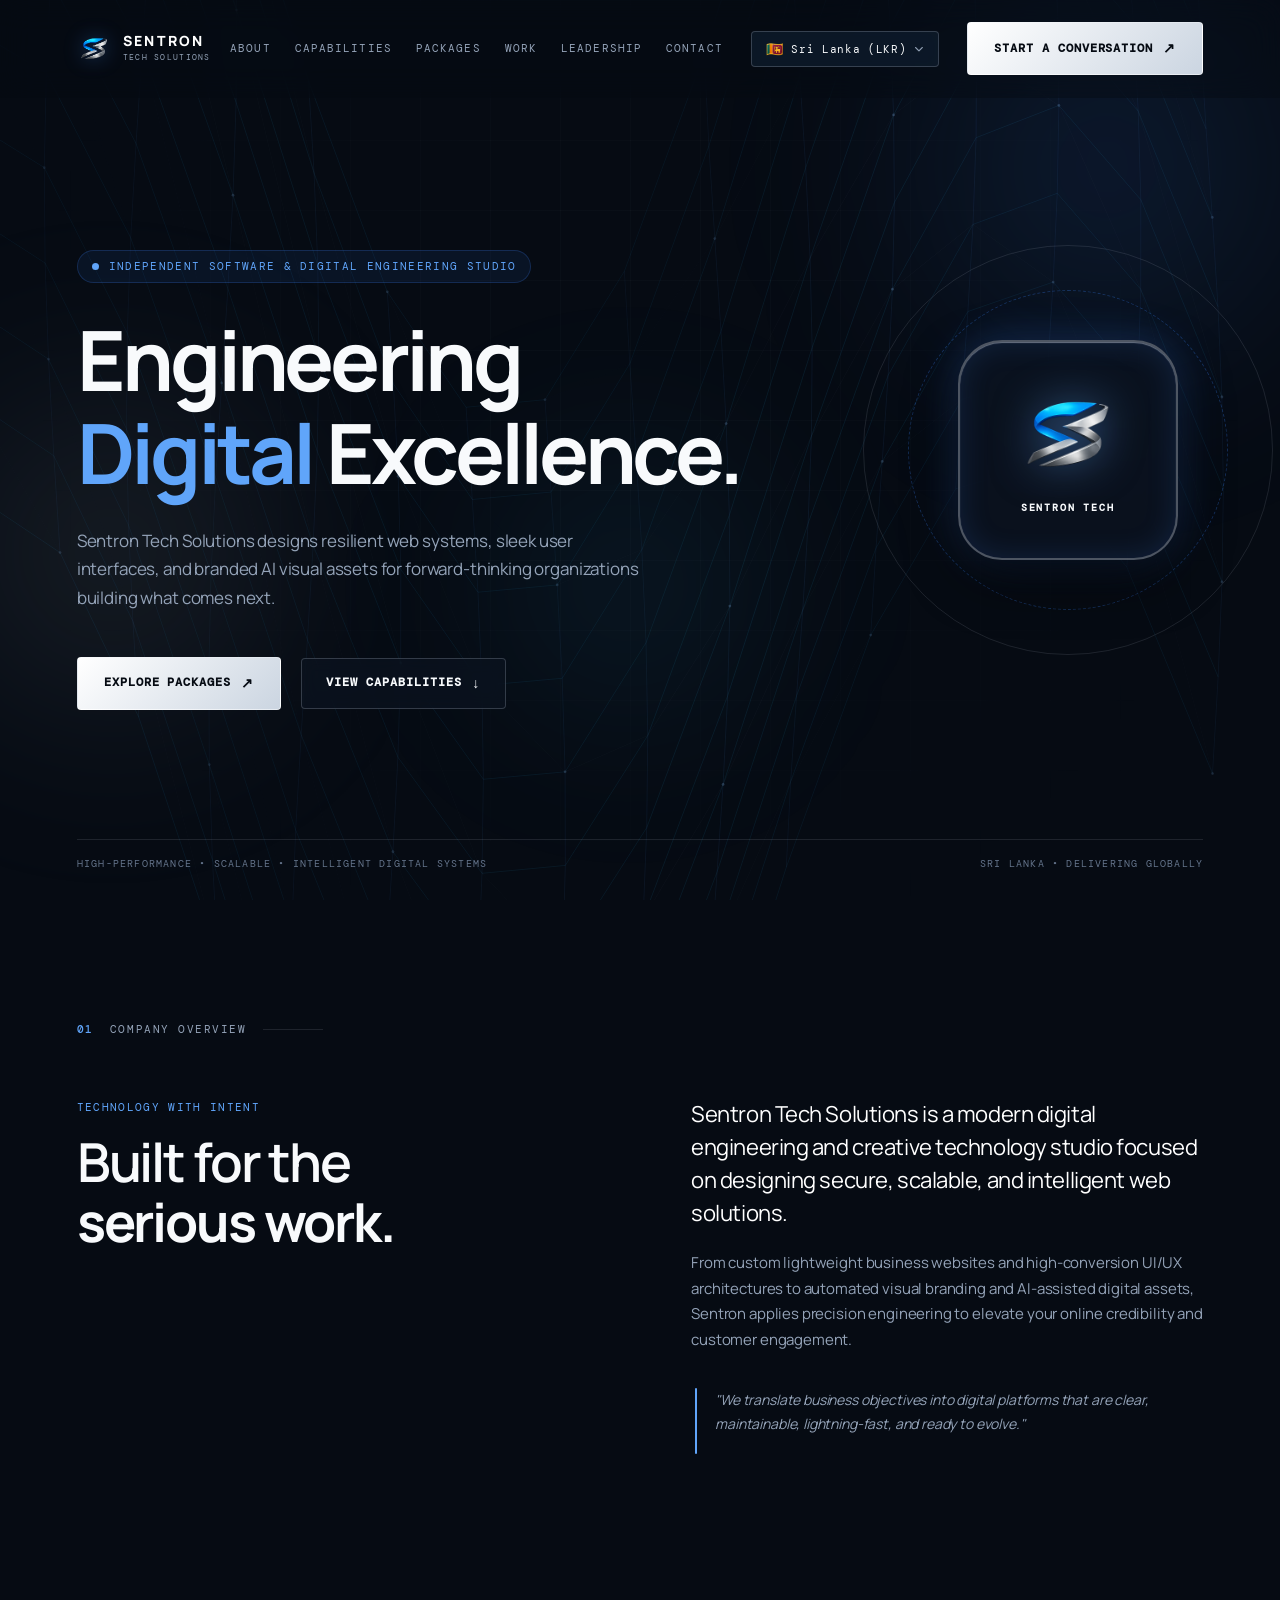
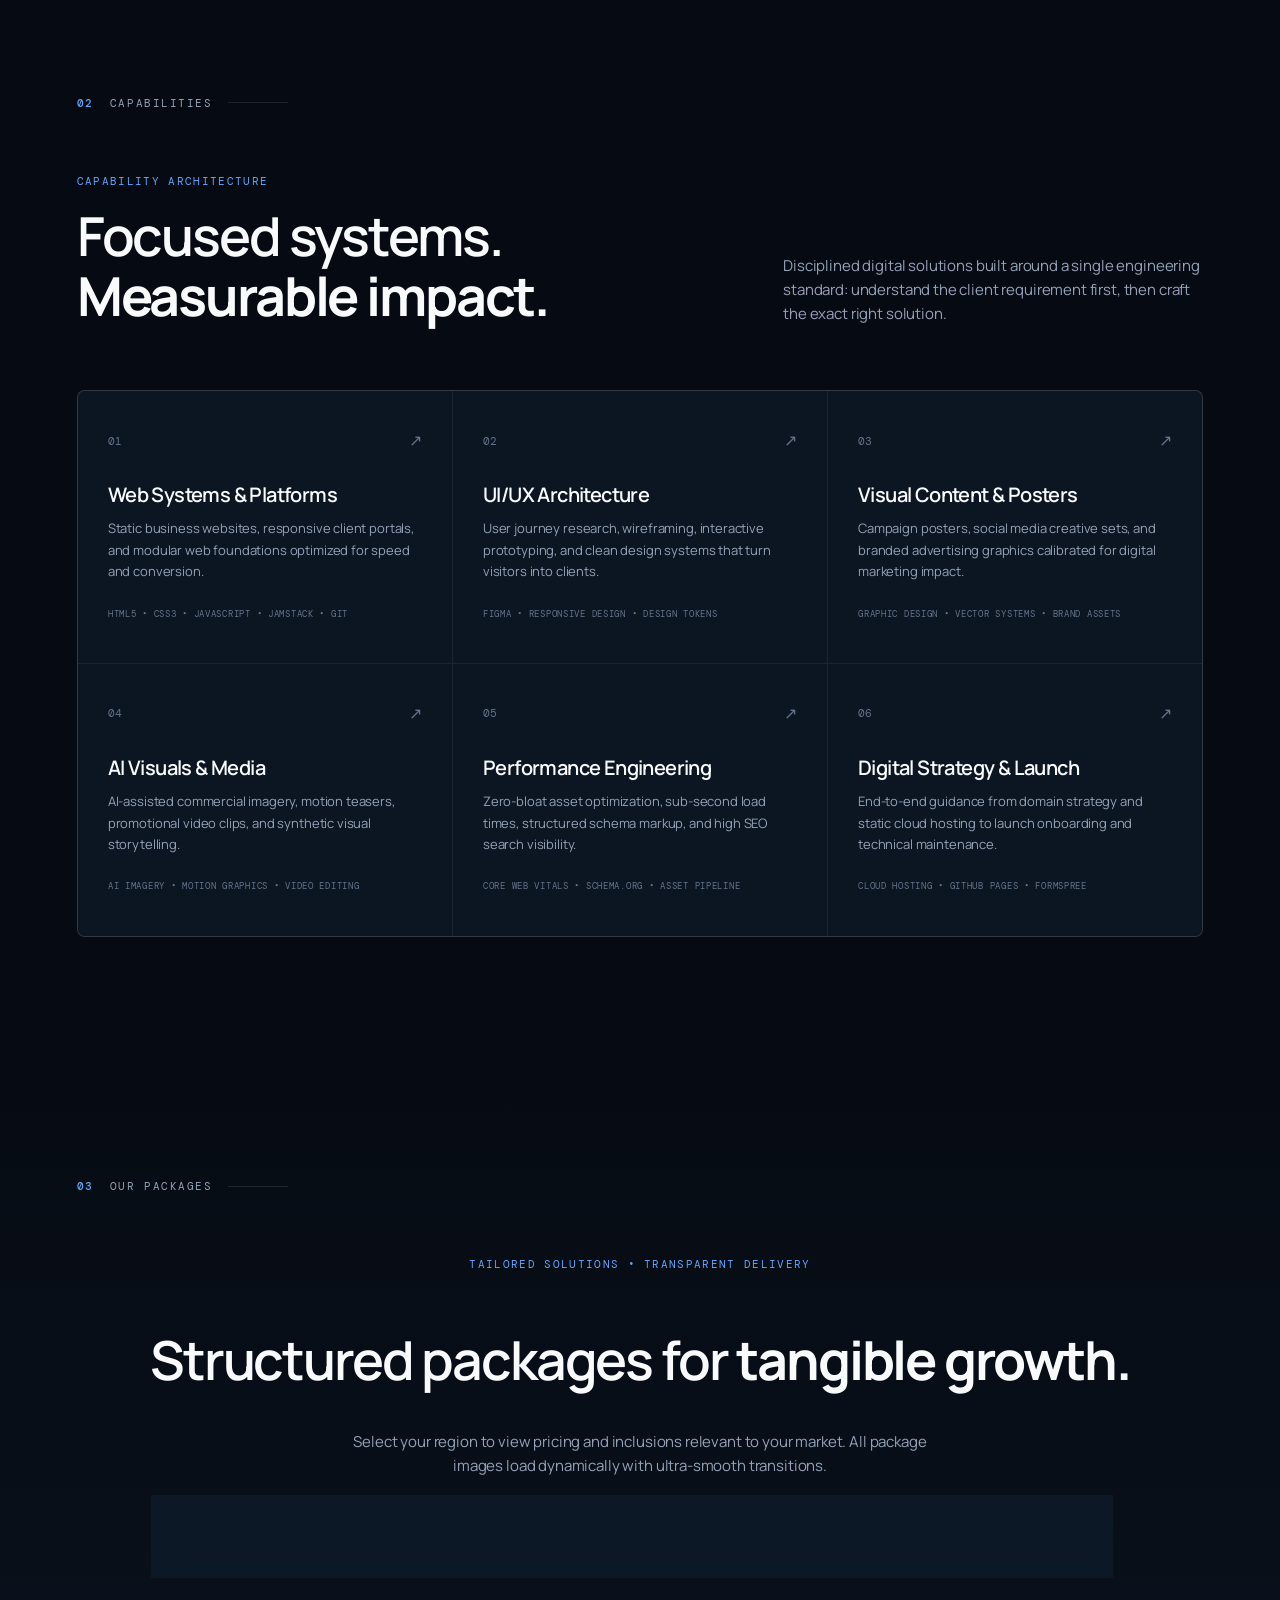
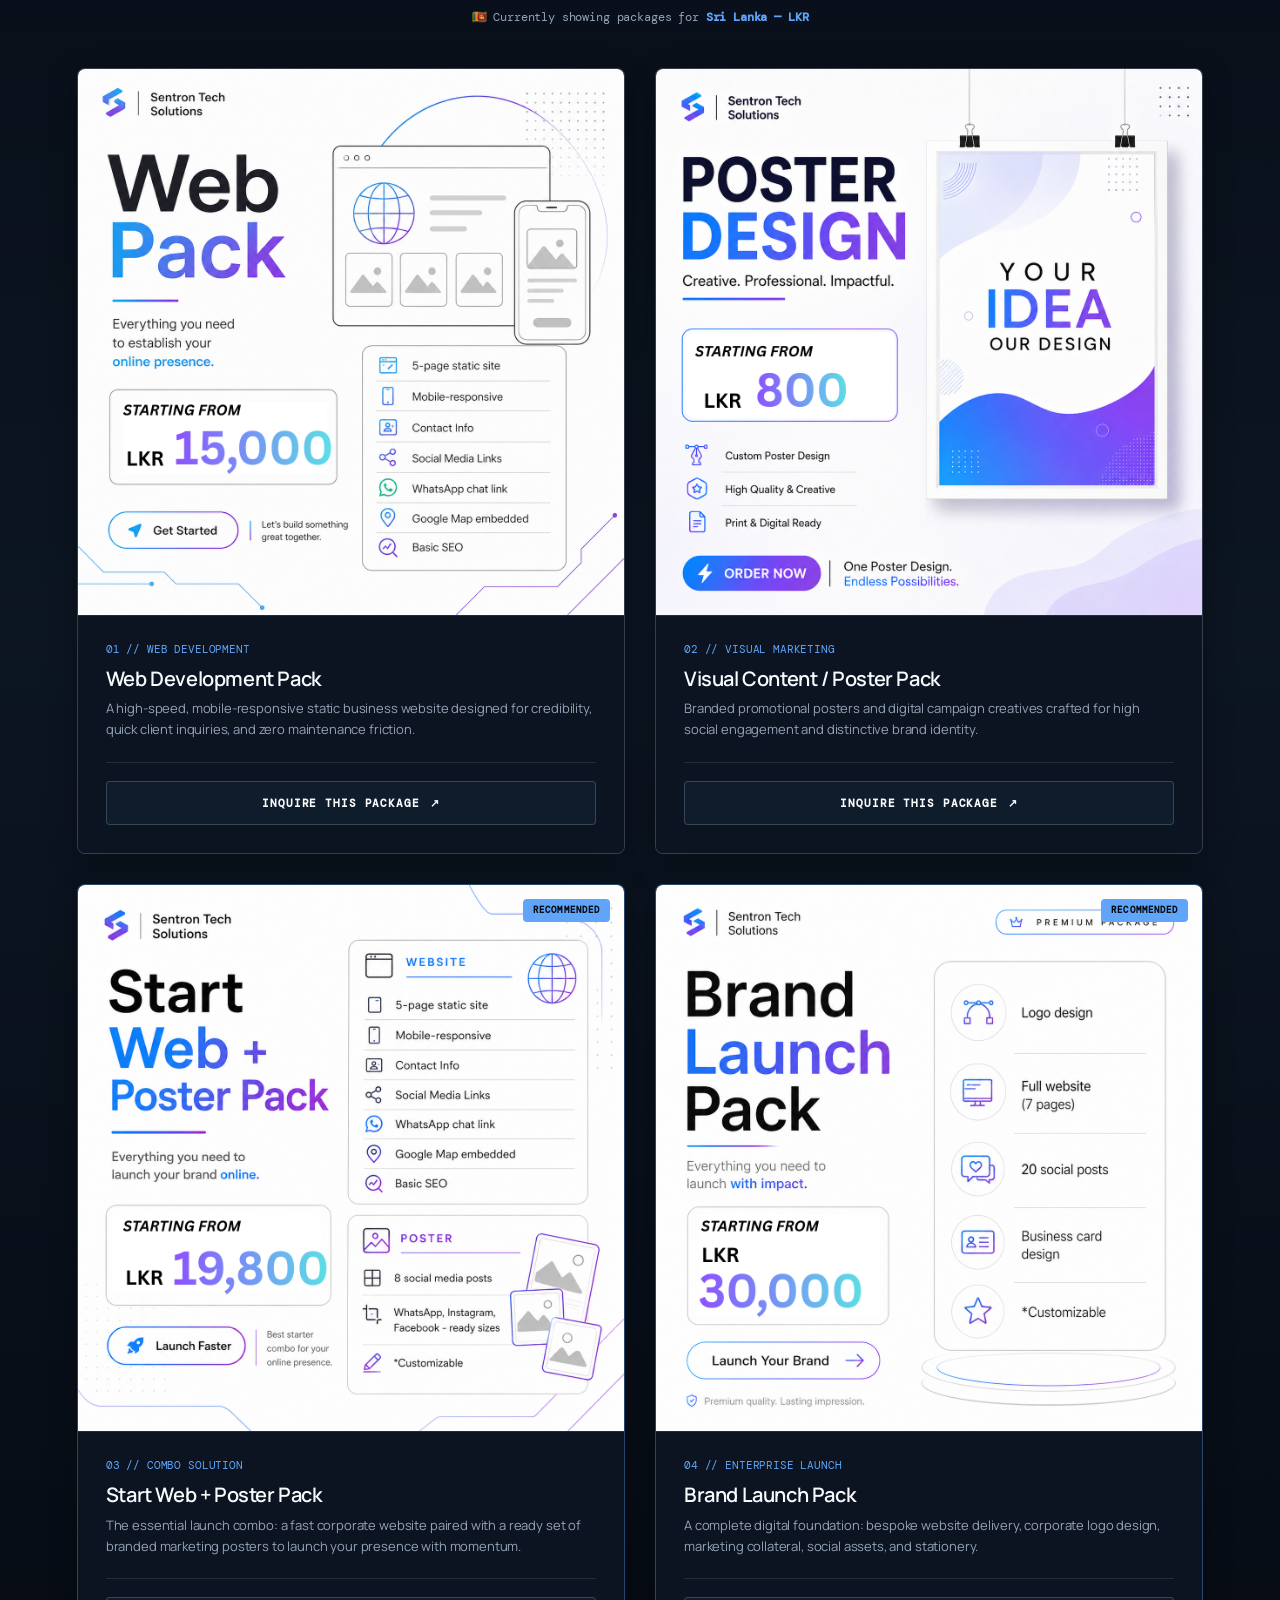
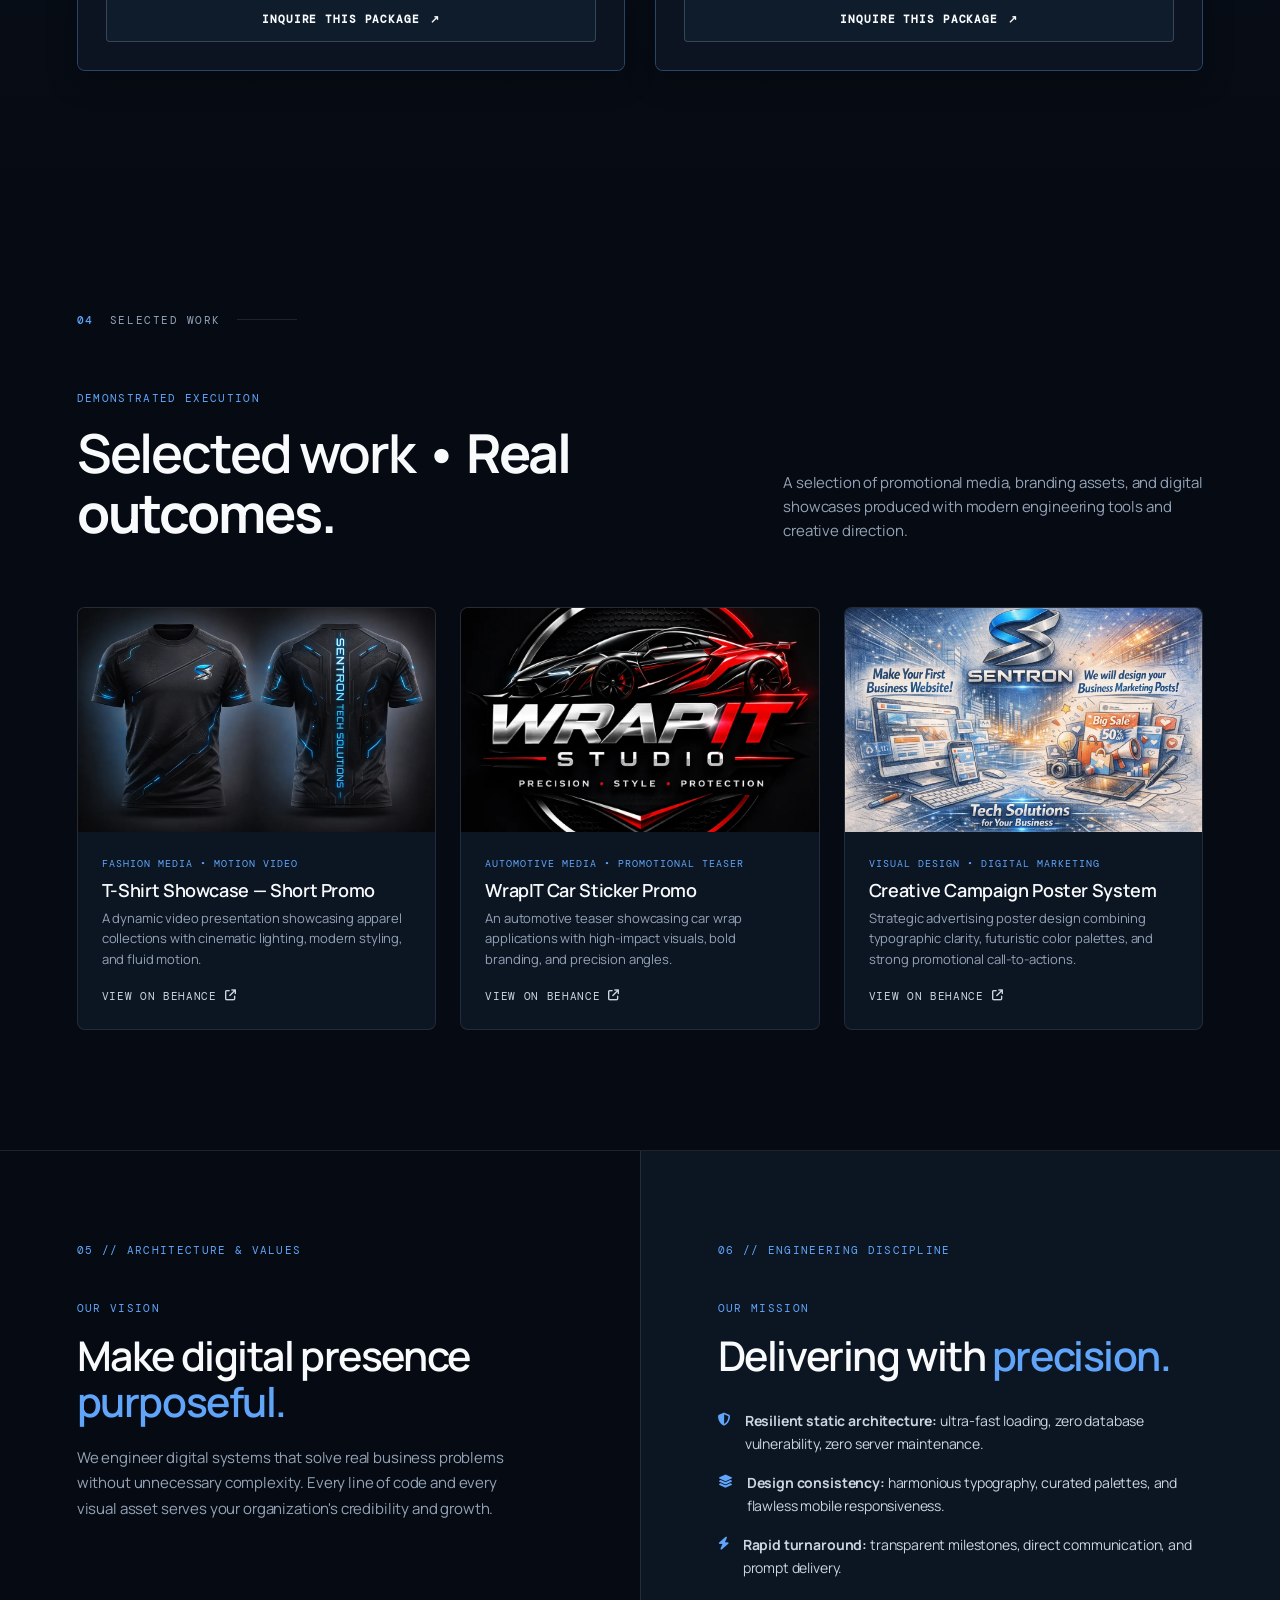
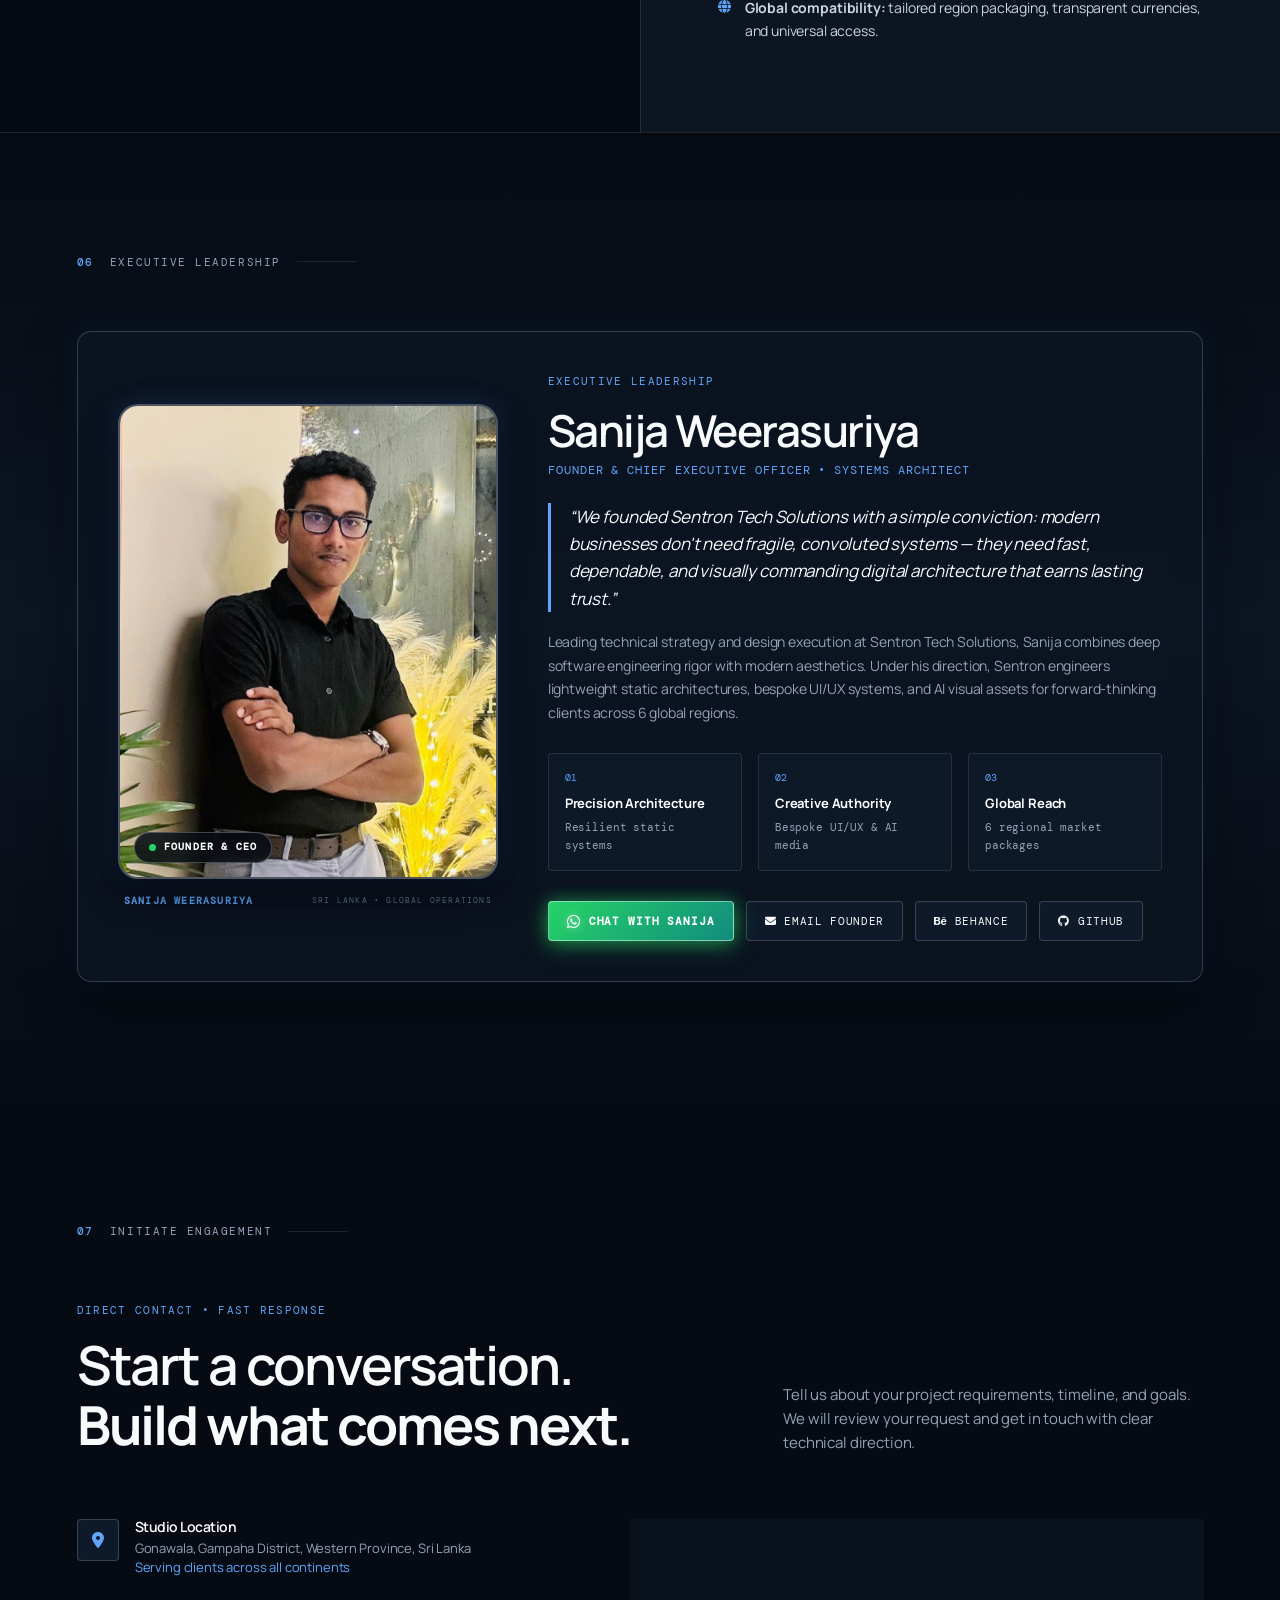
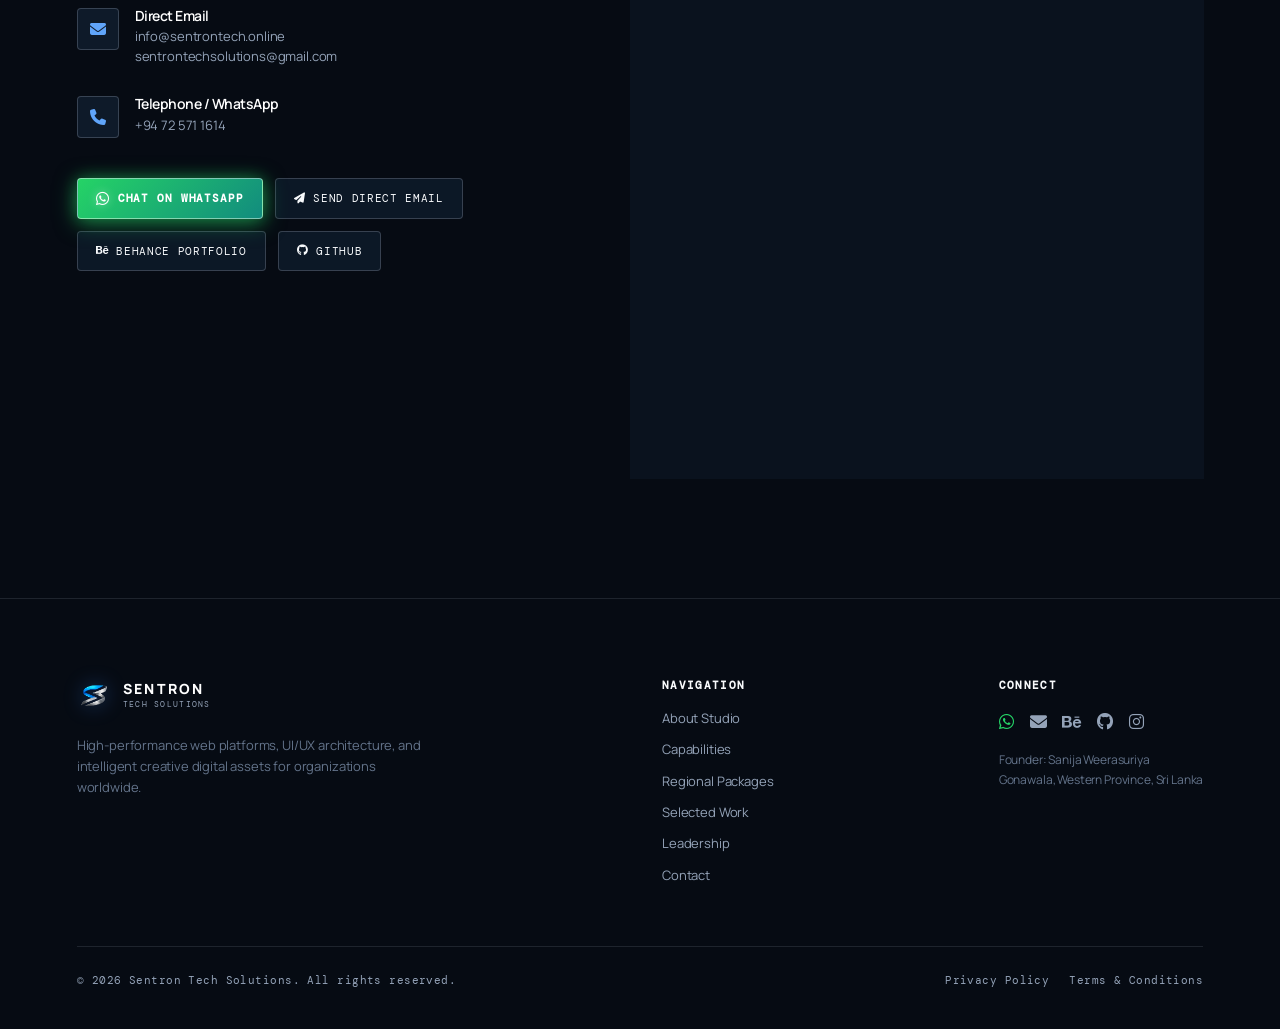
<file: index.html>
<!DOCTYPE html>
<html lang="en">
<head>
  <meta charset="UTF-8" />
  <meta name="viewport" content="width=device-width, initial-scale=1.0" />
  <meta name="description" content="Sentron Tech Solutions — Engineering digital excellence through high-performance web systems, bespoke UI/UX architecture, digital branding, and AI creative solutions." />
  <meta name="robots" content="index, follow" />
  <meta name="author" content="Sentron Tech Solutions" />
  <meta name="theme-color" content="#060b13" />

  <link rel="canonical" href="https://www.sentrontech.online/" />

  <!-- OpenGraph / Social Metadata -->
  <meta property="og:type" content="website" />
  <meta property="og:site_name" content="Sentron Tech Solutions" />
  <meta property="og:title" content="Sentron Tech Solutions — Engineering Digital Excellence" />
  <meta property="og:description" content="Secure, scalable and intelligent digital systems for organizations building what comes next." />
  <meta property="og:url" content="https://www.sentrontech.online/" />
  <meta property="og:image" content="assets/og-image.png" />

  <title>Sentron Tech Solutions — Engineering Digital Excellence</title>
  <link rel="icon" type="image/png" href="assets/logo.png" />
  <link rel="apple-touch-icon" href="assets/logo.png" />

  <!-- Preconnect Fonts -->
  <link rel="preconnect" href="https://fonts.googleapis.com" />
  <link rel="preconnect" href="https://fonts.gstatic.com" crossorigin />

  <!-- Font Awesome Icons -->
  <link rel="stylesheet" href="https://cdnjs.cloudflare.com/ajax/libs/font-awesome/6.5.2/css/all.min.css" integrity="sha512-SnH5WK+bZxgPHs44uWIX+LLJAJ9/2PkPKZ5QiAj6Ta86w+fsb2TkcmfRyVX3pBnMFcV7oQPJkl9QevSCWr3W6A==" crossorigin="anonymous" referrerpolicy="no-referrer" />

  <!-- Minimalist Blue & Silver Design System -->
  <link rel="stylesheet" href="assets/css/styles.css" />

  <!-- Structured Data / JSON-LD -->
  <script type="application/ld+json">
  {
    "@context": "https://schema.org",
    "@graph": [
      {
        "@type": "Organization",
        "@id": "https://www.sentrontech.online/#organization",
        "name": "Sentron Tech Solutions",
        "url": "https://www.sentrontech.online/",
        "logo": "https://www.sentrontech.online/assets/logo.png",
        "description": "Sentron Tech Solutions provides high-performance web systems, UI/UX architecture, branding, and AI creative solutions.",
        "founder": {
          "@type": "Person",
          "name": "Sanija Weerasuriya"
        },
        "email": "sentrontechsolutions@gmail.com",
        "telephone": "+94725711614",
        "address": {
          "@type": "PostalAddress",
          "addressLocality": "Gonawala",
          "addressRegion": "Western Province",
          "addressCountry": "LK"
        }
      }
    ]
  }
  </script>
</head>
<body>
  <!-- Ambient Interactive Background Canvas & Glowing Orbs -->
  <canvas id="bg-canvas" aria-hidden="true"></canvas>
  <div class="bg-orbs" aria-hidden="true">
    <div class="bg-orb bg-orb-1"></div>
    <div class="bg-orb bg-orb-2"></div>
    <div class="bg-orb bg-orb-3"></div>
  </div>

  <!-- SITE HEADER / NAVBAR -->
  <header class="site-header" role="banner">
    <a href="#top" class="brand" aria-label="Sentron Tech Solutions Home">
      <img src="assets/logo.png" alt="Sentron Tech Solutions Logo" class="brand-logo" width="34" height="34" />
      <div class="brand-text">
        <span class="brand-title">SENTRON</span>
        <span class="brand-subtitle">TECH SOLUTIONS</span>
      </div>
    </a>

    <!-- Mobile Menu Hamburger -->
    <button class="menu-toggle" aria-label="Toggle navigation menu" aria-expanded="false">
      <span></span>
      <span></span>
      <span></span>
    </button>

    <!-- Navigation & Region Selector -->
    <div class="nav-wrapper">
      <nav class="main-nav" aria-label="Main Navigation">
        <a href="#about">About</a>
        <a href="#capabilities">Capabilities</a>
        <a href="#packages">Packages</a>
        <a href="#work">Work</a>
        <a href="#leadership">Leadership</a>
        <a href="#contact">Contact</a>
      </nav>

      <!-- Custom Navbar Region Selector Dropdown -->
      <div class="region-select-wrap" id="navbarRegionSelector">
        <button type="button" class="region-btn-trigger" id="navbarRegionTrigger" aria-haspopup="true" aria-expanded="false" title="Change region & packages">
          <span class="region-icon" id="navTriggerFlag">🇱🇰</span>
          <span id="navTriggerText">Sri Lanka (LKR)</span>
          <span class="region-arrow" aria-hidden="true"><i class="fa-solid fa-chevron-down"></i></span>
        </button>

        <!-- Dropdown Menu with all 6 regions -->
        <div class="region-dropdown-menu" id="navbarRegionDropdown" role="menu" aria-label="Select Region">
          <div class="dropdown-header-note">Select Delivery Region</div>

          <button type="button" class="region-option-item selected" data-region="sri_lanka" role="menuitem">
            <div class="region-option-content">
              <span class="region-option-flag">🇱🇰</span>
              <span>Sri Lanka</span>
            </div>
            <span class="region-option-currency">LKR</span>
            <span class="region-option-check"><i class="fa-solid fa-check"></i></span>
          </button>

          <button type="button" class="region-option-item" data-region="asia" role="menuitem">
            <div class="region-option-content">
              <span class="region-option-flag">🌏</span>
              <span>Asia</span>
            </div>
            <span class="region-option-currency">USD</span>
            <span class="region-option-check"><i class="fa-solid fa-check"></i></span>
          </button>

          <button type="button" class="region-option-item" data-region="europe" role="menuitem">
            <div class="region-option-content">
              <span class="region-option-flag">🇪🇺</span>
              <span>Europe</span>
            </div>
            <span class="region-option-currency">EUR</span>
            <span class="region-option-check"><i class="fa-solid fa-check"></i></span>
          </button>

          <button type="button" class="region-option-item" data-region="america" role="menuitem">
            <div class="region-option-content">
              <span class="region-option-flag">🌎</span>
              <span>North &amp; South America</span>
            </div>
            <span class="region-option-currency">USD</span>
            <span class="region-option-check"><i class="fa-solid fa-check"></i></span>
          </button>

          <button type="button" class="region-option-item" data-region="africa" role="menuitem">
            <div class="region-option-content">
              <span class="region-option-flag">🌍</span>
              <span>Africa</span>
            </div>
            <span class="region-option-currency">USD</span>
            <span class="region-option-check"><i class="fa-solid fa-check"></i></span>
          </button>

          <button type="button" class="region-option-item" data-region="australia" role="menuitem">
            <div class="region-option-content">
              <span class="region-option-flag">🇦🇺</span>
              <span>Australia</span>
            </div>
            <span class="region-option-currency">AUD</span>
            <span class="region-option-check"><i class="fa-solid fa-check"></i></span>
          </button>
        </div>
      </div>

      <!-- Action CTA Button -->
      <a href="#contact" class="btn-primary">
        Start a conversation <span class="btn-icon">&#8599;</span>
      </a>
    </div>
  </header>

  <!-- MAIN PAGE CONTENT -->
  <main id="top">

    <!-- HERO SECTION -->
    <section class="hero" aria-labelledby="hero-title">
      <div class="hero-grid" aria-hidden="true"></div>

      <div class="hero-content reveal active">
        <div class="kicker">
          <span class="pulse"></span> Independent Software &amp; Digital Engineering Studio
        </div>

        <h1 class="hero-heading" id="hero-title">
          Engineering<br /><em>Digital</em> Excellence.
        </h1>

        <p class="hero-subtext">
          Sentron Tech Solutions designs resilient web systems, sleek user interfaces, and branded AI visual assets for forward-thinking organizations building what comes next.
        </p>

        <div class="hero-actions">
          <a href="#packages" class="btn-primary">
            Explore Packages <span class="btn-icon">&#8599;</span>
          </a>
          <a href="#capabilities" class="btn-outline">
            View Capabilities <span class="btn-icon">&#8595;</span>
          </a>
        </div>
      </div>

      <!-- Floating Sentron Brand Emblem with Rounded Border -->
      <div class="hero-floating-emblem" aria-hidden="true">
        <div class="emblem-orbit emblem-orbit-1"></div>
        <div class="emblem-orbit emblem-orbit-2"></div>
        <div class="emblem-card">
          <img src="assets/logo.png" alt="Sentron Tech Solutions Logo Emblem" class="emblem-logo" width="105" height="105" />
          <span class="emblem-label">SENTRON TECH</span>
        </div>
      </div>

      <!-- Hero Footer Status -->
      <div class="hero-footer-bar">
        <span>High-Performance &bull; Scalable &bull; Intelligent Digital Systems</span>
        <span>Sri Lanka &bull; Delivering Globally</span>
      </div>
    </section>

    <!-- 01 // COMPANY OVERVIEW -->
    <section id="about" class="section">
      <div class="section-label reveal">
        <span>01</span>
        <span>Company Overview</span>
      </div>

      <div class="intro-layout">
        <div class="reveal">
          <span class="eyebrow">Technology with intent</span>
          <h2>Built for the<br /><strong>serious work.</strong></h2>
        </div>

        <div class="intro-copy reveal">
          <p class="lead-text">
            Sentron Tech Solutions is a modern digital engineering and creative technology studio focused on designing secure, scalable, and intelligent web solutions.
          </p>
          <p>
            From custom lightweight business websites and high-conversion UI/UX architectures to automated visual branding and AI-assisted digital assets, Sentron applies precision engineering to elevate your online credibility and customer engagement.
          </p>
          <div class="quote-line">
            <span class="quote-bar"></span>
            <p>
              "We translate business objectives into digital platforms that are clear, maintainable, lightning-fast, and ready to evolve."
            </p>
          </div>
        </div>
      </div>
    </section>

    <!-- 02 // CAPABILITIES / SERVICES -->
    <section id="capabilities" class="section">
      <div class="section-label reveal">
        <span>02</span>
        <span>Capabilities</span>
      </div>

      <div class="section-heading reveal">
        <div>
          <span class="eyebrow">Capability Architecture</span>
          <h2>Focused systems.<br /><strong>Measurable impact.</strong></h2>
        </div>
        <p>
          Disciplined digital solutions built around a single engineering standard: understand the client requirement first, then craft the exact right solution.
        </p>
      </div>

      <div class="capabilities-grid reveal">
        <!-- 01 Web Development -->
        <article class="capability-card">
          <div class="cap-header">
            <span class="cap-number">01</span>
            <span class="cap-arrow">&#8599;</span>
          </div>
          <h3>Web Systems &amp; Platforms</h3>
          <p>Static business websites, responsive client portals, and modular web foundations optimized for speed and conversion.</p>
          <span class="cap-stack">HTML5 &bull; CSS3 &bull; JavaScript &bull; Jamstack &bull; Git</span>
        </article>

        <!-- 02 UI/UX Design -->
        <article class="capability-card">
          <div class="cap-header">
            <span class="cap-number">02</span>
            <span class="cap-arrow">&#8599;</span>
          </div>
          <h3>UI/UX Architecture</h3>
          <p>User journey research, wireframing, interactive prototyping, and clean design systems that turn visitors into clients.</p>
          <span class="cap-stack">Figma &bull; Responsive Design &bull; Design Tokens</span>
        </article>

        <!-- 03 Visual Content -->
        <article class="capability-card">
          <div class="cap-header">
            <span class="cap-number">03</span>
            <span class="cap-arrow">&#8599;</span>
          </div>
          <h3>Visual Content &amp; Posters</h3>
          <p>Campaign posters, social media creative sets, and branded advertising graphics calibrated for digital marketing impact.</p>
          <span class="cap-stack">Graphic Design &bull; Vector Systems &bull; Brand Assets</span>
        </article>

        <!-- 04 AI Media & Video -->
        <article class="capability-card">
          <div class="cap-header">
            <span class="cap-number">04</span>
            <span class="cap-arrow">&#8599;</span>
          </div>
          <h3>AI Visuals &amp; Media</h3>
          <p>AI-assisted commercial imagery, motion teasers, promotional video clips, and synthetic visual storytelling.</p>
          <span class="cap-stack">AI Imagery &bull; Motion Graphics &bull; Video Editing</span>
        </article>

        <!-- 05 Performance & SEO -->
        <article class="capability-card">
          <div class="cap-header">
            <span class="cap-number">05</span>
            <span class="cap-arrow">&#8599;</span>
          </div>
          <h3>Performance Engineering</h3>
          <p>Zero-bloat asset optimization, sub-second load times, structured schema markup, and high SEO search visibility.</p>
          <span class="cap-stack">Core Web Vitals &bull; Schema.org &bull; Asset Pipeline</span>
        </article>

        <!-- 06 Technical Advisory -->
        <article class="capability-card">
          <div class="cap-header">
            <span class="cap-number">06</span>
            <span class="cap-arrow">&#8599;</span>
          </div>
          <h3>Digital Strategy &amp; Launch</h3>
          <p>End-to-end guidance from domain strategy and static cloud hosting to launch onboarding and technical maintenance.</p>
          <span class="cap-stack">Cloud Hosting &bull; GitHub Pages &bull; Formspree</span>
        </article>
      </div>
    </section>

    <!-- 03 // OUR PACKAGES (Interactive 6-Region Showcase) -->
    <section id="packages" class="section packages-section" aria-labelledby="packages-title">
      <div class="section-label reveal">
        <span>03</span>
        <span>Our Packages</span>
      </div>

      <div class="section-heading reveal" style="text-align: center; flex-direction: column; align-items: center; margin-bottom: 24px;">
        <span class="eyebrow">Tailored Solutions &bull; Transparent Delivery</span>
        <h2 id="packages-title">Structured packages for <strong>tangible growth.</strong></h2>
        <p style="text-align: center; max-width: 620px;">
          Select your region to view pricing and inclusions relevant to your market. All package images load dynamically with ultra-smooth transitions.
        </p>
      </div>

      <!-- In-Page Quick Region Pills (Synchronized with Navbar Dropdown) -->
      <div class="package-region-bar reveal" role="tablist" aria-label="Select Delivery Region">
        <button type="button" class="region-pill active" data-region="sri_lanka" role="tab" aria-selected="true">
          <span class="pill-flag">🇱🇰</span>
          <span>Sri Lanka</span>
          <span class="pill-currency">LKR</span>
        </button>
        <button type="button" class="region-pill" data-region="asia" role="tab" aria-selected="false">
          <span class="pill-flag">🌏</span>
          <span>Asia</span>
          <span class="pill-currency">USD</span>
        </button>
        <button type="button" class="region-pill" data-region="europe" role="tab" aria-selected="false">
          <span class="pill-flag">🇪🇺</span>
          <span>Europe</span>
          <span class="pill-currency">EUR</span>
        </button>
        <button type="button" class="region-pill" data-region="america" role="tab" aria-selected="false">
          <span class="pill-flag">🌎</span>
          <span>America</span>
          <span class="pill-currency">USD</span>
        </button>
        <button type="button" class="region-pill" data-region="africa" role="tab" aria-selected="false">
          <span class="pill-flag">🌍</span>
          <span>Africa</span>
          <span class="pill-currency">USD</span>
        </button>
        <button type="button" class="region-pill" data-region="australia" role="tab" aria-selected="false">
          <span class="pill-flag">🇦🇺</span>
          <span>Australia</span>
          <span class="pill-currency">AUD</span>
        </button>
      </div>

      <!-- Active Region Notification Banner -->
      <div class="current-region-display reveal" id="currentRegionLabel" aria-live="polite">
        🇱🇰 Currently showing packages for <strong>Sri Lanka — LKR</strong>
      </div>

      <!-- 4 Packages Grid -->
      <div class="packages-grid">
        <!-- Package 1: Web Development Pack (1.png) -->
        <div class="package-card reveal" data-package-id="web">
          <div class="package-img-holder">
            <img src="assets/packages/sri_lanka/1.png"
                 alt="Web Development Pack specifications and inclusions"
                 class="package-dynamic-img"
                 data-package-index="1"
                 loading="eager"
                 decoding="async" />
          </div>
          <div class="package-body">
            <div class="package-header-row">
              <span class="package-index">01 // WEB DEVELOPMENT</span>
            </div>
            <h3>Web Development Pack</h3>
            <p>
              A high-speed, mobile-responsive static business website designed for credibility, quick client inquiries, and zero maintenance friction.
            </p>
            <div class="package-action">
              <a href="#contact" class="btn-package-inquire" data-package-name="Web Development Pack">
                Inquire This Package <span>&#8599;</span>
              </a>
            </div>
          </div>
        </div>

        <!-- Package 2: Visual Content / Poster Pack (2.png) -->
        <div class="package-card reveal" data-package-id="content">
          <div class="package-img-holder">
            <img src="assets/packages/sri_lanka/2.png"
                 alt="Visual Content Creation Poster Pack specifications and inclusions"
                 class="package-dynamic-img"
                 data-package-index="2"
                 loading="eager"
                 decoding="async" />
          </div>
          <div class="package-body">
            <div class="package-header-row">
              <span class="package-index">02 // VISUAL MARKETING</span>
            </div>
            <h3>Visual Content / Poster Pack</h3>
            <p>
              Branded promotional posters and digital campaign creatives crafted for high social engagement and distinctive brand identity.
            </p>
            <div class="package-action">
              <a href="#contact" class="btn-package-inquire" data-package-name="Visual Content Creation Pack">
                Inquire This Package <span>&#8599;</span>
              </a>
            </div>
          </div>
        </div>

        <!-- Package 3: Starter Combo Pack (3.png) -->
        <div class="package-card featured reveal" data-package-id="combo1">
          <div class="package-img-holder">
            <img src="assets/packages/sri_lanka/3.png"
                 alt="Start Web + Poster Pack specifications and inclusions"
                 class="package-dynamic-img"
                 data-package-index="3"
                 loading="eager"
                 decoding="async" />
          </div>
          <div class="package-body">
            <div class="package-header-row">
              <span class="package-index">03 // COMBO SOLUTION</span>
            </div>
            <h3>Start Web + Poster Pack</h3>
            <p>
              The essential launch combo: a fast corporate website paired with a ready set of branded marketing posters to launch your presence with momentum.
            </p>
            <div class="package-action">
              <a href="#contact" class="btn-package-inquire" data-package-name="Start Web + Poster Pack">
                Inquire This Package <span>&#8599;</span>
              </a>
            </div>
          </div>
        </div>

        <!-- Package 4: Brand Launch Pack (4.png) -->
        <div class="package-card featured reveal" data-package-id="combo2">
          <div class="package-img-holder">
            <img src="assets/packages/sri_lanka/4.png"
                 alt="Brand Launch Pack specifications and inclusions"
                 class="package-dynamic-img"
                 data-package-index="4"
                 loading="eager"
                 decoding="async" />
          </div>
          <div class="package-body">
            <div class="package-header-row">
              <span class="package-index">04 // ENTERPRISE LAUNCH</span>
            </div>
            <h3>Brand Launch Pack</h3>
            <p>
              A complete digital foundation: bespoke website delivery, corporate logo design, marketing collateral, social assets, and stationery.
            </p>
            <div class="package-action">
              <a href="#contact" class="btn-package-inquire" data-package-name="Brand Launch Pack">
                Inquire This Package <span>&#8599;</span>
              </a>
            </div>
          </div>
        </div>
      </div>
    </section>

    <!-- 04 // SELECTED PROJECTS / PORTFOLIO -->
    <section id="work" class="section">
      <div class="section-label reveal">
        <span>04</span>
        <span>Selected Work</span>
      </div>

      <div class="section-heading reveal">
        <div>
          <span class="eyebrow">Demonstrated Execution</span>
          <h2>Selected work &bull; <strong>Real outcomes.</strong></h2>
        </div>
        <p>
          A selection of promotional media, branding assets, and digital showcases produced with modern engineering tools and creative direction.
        </p>
      </div>

      <div class="portfolio-grid reveal">
        <!-- Project 1 -->
        <div class="project-card">
          <div class="project-media">
            <img src="assets/demoProjects/videogen/sentrontech-t-shirt.webp" alt="T-Shirt Showcase short promo preview" loading="lazy" decoding="async" />
          </div>
          <div class="project-info">
            <span class="project-category">Fashion Media &bull; Motion Video</span>
            <h4>T-Shirt Showcase — Short Promo</h4>
            <p>A dynamic video presentation showcasing apparel collections with cinematic lighting, modern styling, and fluid motion.</p>
            <a href="https://www.behance.net/sentrontechsolutions" target="_blank" rel="noopener noreferrer" class="project-link">
              View on Behance <i class="fa-solid fa-arrow-up-right-from-square"></i>
            </a>
          </div>
        </div>

        <!-- Project 2 -->
        <div class="project-card">
          <div class="project-media">
            <img src="assets/demoProjects/videogen/wrapit.webp" alt="WrapIT Car Sticker promotional teaser preview" loading="lazy" decoding="async" />
          </div>
          <div class="project-info">
            <span class="project-category">Automotive Media &bull; Promotional Teaser</span>
            <h4>WrapIT Car Sticker Promo</h4>
            <p>An automotive teaser showcasing car wrap applications with high-impact visuals, bold branding, and precision angles.</p>
            <a href="https://www.behance.net/gallery/247389949/WrapIT-Car-Sticker-Coming-Soon-Promotional-Video" target="_blank" rel="noopener noreferrer" class="project-link">
              View on Behance <i class="fa-solid fa-arrow-up-right-from-square"></i>
            </a>
          </div>
        </div>

        <!-- Project 3 -->
        <div class="project-card">
          <div class="project-media">
            <img src="assets/demoProjects/vcontent/p1.webp" alt="Visual Content Creative Campaign preview" loading="lazy" decoding="async" />
          </div>
          <div class="project-info">
            <span class="project-category">Visual Design &bull; Digital Marketing</span>
            <h4>Creative Campaign Poster System</h4>
            <p>Strategic advertising poster design combining typographic clarity, futuristic color palettes, and strong promotional call-to-actions.</p>
            <a href="https://www.behance.net/sentrontechsolutions" target="_blank" rel="noopener noreferrer" class="project-link">
              View on Behance <i class="fa-solid fa-arrow-up-right-from-square"></i>
            </a>
          </div>
        </div>
      </div>
    </section>

    <!-- 05 // WHY SENTRON (Split Panel Section) -->
    <section class="split-section" aria-label="Why Sentron Tech Solutions">
      <div class="split-panel split-panel-dark reveal">
        <span class="split-number">05 // ARCHITECTURE &amp; VALUES</span>
        <span class="eyebrow">Our Vision</span>
        <h3>Make digital presence <em>purposeful.</em></h3>
        <p>
          We engineer digital systems that solve real business problems without unnecessary complexity. Every line of code and every visual asset serves your organization's credibility and growth.
        </p>
      </div>

      <div class="split-panel split-panel-accent reveal">
        <span class="split-number">06 // ENGINEERING DISCIPLINE</span>
        <span class="eyebrow">Our Mission</span>
        <h3>Delivering with <em>precision.</em></h3>
        <ul class="principles-list">
          <li>
            <i class="fa-solid fa-shield-halved"></i>
            <span><strong>Resilient static architecture:</strong> ultra-fast loading, zero database vulnerability, zero server maintenance.</span>
          </li>
          <li>
            <i class="fa-solid fa-layer-group"></i>
            <span><strong>Design consistency:</strong> harmonious typography, curated palettes, and flawless mobile responsiveness.</span>
          </li>
          <li>
            <i class="fa-solid fa-bolt"></i>
            <span><strong>Rapid turnaround:</strong> transparent milestones, direct communication, and prompt delivery.</span>
          </li>
          <li>
            <i class="fa-solid fa-globe"></i>
            <span><strong>Global compatibility:</strong> tailored region packaging, transparent currencies, and universal access.</span>
          </li>
        </ul>
      </div>
    </section>

    <!-- 06 // EXECUTIVE LEADERSHIP & FOUNDER -->
    <section id="leadership" class="section leadership-section" aria-labelledby="leadership-title">
      <div class="section-label reveal">
        <span>06</span>
        <span>Executive Leadership</span>
      </div>

      <div class="leadership-wrapper reveal">
        <div class="founder-card">
          <div class="founder-image-container">
            <div class="founder-image-frame">
              <img src="assets/sanija/sanija.jpeg" alt="Sanija Weerasuriya — Founder & CEO of Sentron Tech Solutions" class="founder-img" loading="lazy" decoding="async" />
              <div class="founder-badge-pill">
                <span class="pulse-green"></span> FOUNDER &amp; CEO
              </div>
            </div>
            <div class="founder-stamp-tag">
              <span>SANIJA WEERASURIYA</span>
              <small>SRI LANKA &bull; GLOBAL OPERATIONS</small>
            </div>
          </div>

          <div class="founder-content">
            <span class="eyebrow">Executive Leadership</span>
            <h2 id="leadership-title">Sanija Weerasuriya</h2>
            <p class="founder-role-title">Founder &amp; Chief Executive Officer &bull; Systems Architect</p>

            <p class="founder-lead-quote">
              &ldquo;We founded Sentron Tech Solutions with a simple conviction: modern businesses don't need fragile, convoluted systems &mdash; they need fast, dependable, and visually commanding digital architecture that earns lasting trust.&rdquo;
            </p>

            <p class="founder-bio-text">
              Leading technical strategy and design execution at Sentron Tech Solutions, Sanija combines deep software engineering rigor with modern aesthetics. Under his direction, Sentron engineers lightweight static architectures, bespoke UI/UX systems, and AI visual assets for forward-thinking clients across 6 global regions.
            </p>

            <div class="founder-pillars">
              <div class="pillar-box">
                <span class="pillar-num">01</span>
                <strong>Precision Architecture</strong>
                <small>Resilient static systems</small>
              </div>
              <div class="pillar-box">
                <span class="pillar-num">02</span>
                <strong>Creative Authority</strong>
                <small>Bespoke UI/UX &amp; AI media</small>
              </div>
              <div class="pillar-box">
                <span class="pillar-num">03</span>
                <strong>Global Reach</strong>
                <small>6 regional market packages</small>
              </div>
            </div>

            <div class="founder-connect-row">
              <a href="https://wa.me/94725711614?text=Hello%20Sanija%2C%20I%20would%20like%20to%20connect%20regarding%20Sentron%20Tech%20Solutions." target="_blank" rel="noopener noreferrer" class="btn-channel btn-whatsapp-enhanced">
                <i class="fa-brands fa-whatsapp"></i> Chat with Sanija
              </a>
              <a href="mailto:info@sentrontech.online" class="btn-channel">
                <i class="fa-solid fa-envelope"></i> Email Founder
              </a>
              <a href="https://www.behance.net/sentrontechsolutions" target="_blank" rel="noopener noreferrer" class="btn-channel">
                <i class="fa-brands fa-behance"></i> Behance
              </a>
              <a href="https://github.com/sentrontechsolutions" target="_blank" rel="noopener noreferrer" class="btn-channel">
                <i class="fa-brands fa-github"></i> GitHub
              </a>
            </div>
          </div>
        </div>
      </div>
    </section>

    <!-- 07 // CONTACT / DIRECT ENGAGEMENT -->
    <section id="contact" class="section" aria-labelledby="contact-title">
      <div class="section-label reveal">
        <span>07</span>
        <span>Initiate Engagement</span>
      </div>

      <div class="section-heading reveal">
        <div>
          <span class="eyebrow">Direct Contact &bull; Fast Response</span>
          <h2 id="contact-title">Start a conversation.<br /><strong>Build what comes next.</strong></h2>
        </div>
        <p>
          Tell us about your project requirements, timeline, and goals. We will review your request and get in touch with clear technical direction.
        </p>
      </div>

      <div class="contact-grid">
        <!-- Contact Information & Channels -->
        <div class="contact-meta-box reveal">
          <div class="contact-detail-row">
            <div class="contact-icon-pill"><i class="fa-solid fa-location-dot"></i></div>
            <div class="contact-detail-content">
              <h5>Studio Location</h5>
              <p>Gonawala, Gampaha District, Western Province, Sri Lanka<br /><span style="color: var(--blue-bright);">Serving clients across all continents</span></p>
            </div>
          </div>

          <div class="contact-detail-row">
            <div class="contact-icon-pill"><i class="fa-solid fa-envelope"></i></div>
            <div class="contact-detail-content">
              <h5>Direct Email</h5>
              <p><a href="mailto:info@sentrontech.online">info@sentrontech.online</a></p>
              <p><a href="mailto:sentrontechsolutions@gmail.com" class="text-silver">sentrontechsolutions@gmail.com</a></p>
            </div>
          </div>

          <div class="contact-detail-row">
            <div class="contact-icon-pill"><i class="fa-solid fa-phone"></i></div>
            <div class="contact-detail-content">
              <h5>Telephone / WhatsApp</h5>
              <p><a href="tel:+94725711614">+94 72 571 1614</a></p>
            </div>
          </div>

          <!-- Quick Actions -->
          <div class="direct-channels">
            <a href="https://wa.me/94725711614?text=Hello%20Sentron%20Tech%20Solutions%2C%20I%20would%20like%20to%20discuss%20a%20digital%20project." target="_blank" rel="noopener noreferrer" class="btn-channel btn-whatsapp-enhanced">
              <i class="fa-brands fa-whatsapp"></i> Chat on WhatsApp
            </a>
            <a href="mailto:info@sentrontech.online" class="btn-channel">
              <i class="fa-solid fa-paper-plane"></i> Send Direct Email
            </a>
            <a href="https://www.behance.net/sentrontechsolutions" target="_blank" rel="noopener noreferrer" class="btn-channel">
              <i class="fa-brands fa-behance"></i> Behance Portfolio
            </a>
            <a href="https://github.com/sentrontechsolutions" target="_blank" rel="noopener noreferrer" class="btn-channel">
              <i class="fa-brands fa-github"></i> GitHub
            </a>
          </div>
        </div>

        <!-- Minimalist Formspree Static Form -->
        <div class="contact-form-wrap reveal">
          <form class="contact-form" action="https://formspree.io/f/meenkwpn" method="POST">
            <input type="hidden" name="_subject" value="New Website Inquiry — Sentron Tech Solutions" />
            <input type="text" name="_gotcha" tabindex="-1" autocomplete="off" style="display:none !important;" aria-hidden="true" />

            <div class="form-row">
              <div class="form-group">
                <label for="contactName" class="form-label">Full Name</label>
                <input type="text" class="form-input" id="contactName" name="name" placeholder="John Doe" required />
              </div>
              <div class="form-group">
                <label for="contactEmail" class="form-label">Email Address</label>
                <input type="email" class="form-input" id="contactEmail" name="email" placeholder="john@example.com" required />
              </div>
            </div>

            <div class="form-row">
              <div class="form-group">
                <label for="contactPhone" class="form-label">Phone / WhatsApp</label>
                <input type="tel" class="form-input" id="contactPhone" name="phone" placeholder="+94 7X XXX XXXX" />
              </div>
              <div class="form-group">
                <label for="contactService" class="form-label">Requirement Focus</label>
                <select class="form-select" id="contactService" name="service" required>
                  <option value="" selected disabled>Select a capability</option>
                  <option value="Business Website">Business Website System</option>
                  <option value="UI/UX Architecture">UI/UX Architecture &amp; Design</option>
                  <option value="Visual Content">Visual Content / Poster Design</option>
                  <option value="AI Media">AI Media &amp; Promotional Video</option>
                  <option value="Full Brand Launch">Full Brand Launch Combo</option>
                  <option value="Advisory">Technical Consultation</option>
                </select>
              </div>
            </div>

            <div class="form-group">
              <label for="contactMessage" class="form-label">Project Details</label>
              <textarea class="form-textarea" id="contactMessage" name="message" rows="4" placeholder="Briefly describe your business, timeline, target goals, or specific package choice..." required></textarea>
            </div>

            <div class="form-consent">
              <input type="checkbox" id="contactConsent" name="privacy_consent" value="Agreed" required />
              <label for="contactConsent">
                I agree to be contacted by Sentron Tech Solutions regarding this inquiry.
              </label>
            </div>

            <button type="submit" class="btn-primary" style="width: 100%;">
              Submit Project Inquiry <span class="btn-icon">&#8599;</span>
            </button>
          </form>
        </div>
      </div>
    </section>

  </main>

  <!-- SITE FOOTER -->
  <footer class="site-footer" role="contentinfo">
    <div class="footer-top">
      <div class="footer-brand-col">
        <a href="#top" class="brand">
          <img src="assets/logo.png" alt="Sentron Tech Solutions Logo" class="brand-logo" width="30" height="30" />
          <div class="brand-text">
            <span class="brand-title">SENTRON</span>
            <span class="brand-subtitle">TECH SOLUTIONS</span>
          </div>
        </a>
        <p>
          High-performance web platforms, UI/UX architecture, and intelligent creative digital assets for organizations worldwide.
        </p>
      </div>

      <div class="footer-nav-col">
        <h5>Navigation</h5>
        <ul class="footer-links">
          <li><a href="#about">About Studio</a></li>
          <li><a href="#capabilities">Capabilities</a></li>
          <li><a href="#packages">Regional Packages</a></li>
          <li><a href="#work">Selected Work</a></li>
          <li><a href="#leadership">Leadership</a></li>
          <li><a href="#contact">Contact</a></li>
        </ul>
      </div>

      <div class="footer-nav-col">
        <h5>Connect</h5>
        <div class="footer-social-links">
          <a href="https://wa.me/94725711614" target="_blank" rel="noopener noreferrer" class="social-whatsapp" aria-label="WhatsApp"><i class="fa-brands fa-whatsapp"></i></a>
          <a href="mailto:info@sentrontech.online" aria-label="Email"><i class="fa-solid fa-envelope"></i></a>
          <a href="https://www.behance.net/sentrontechsolutions" target="_blank" rel="noopener noreferrer" aria-label="Behance"><i class="fa-brands fa-behance"></i></a>
          <a href="https://github.com/sentrontechsolutions" target="_blank" rel="noopener noreferrer" aria-label="GitHub"><i class="fa-brands fa-github"></i></a>
          <a href="https://www.instagram.com/sentrontech/" target="_blank" rel="noopener noreferrer" aria-label="Instagram"><i class="fa-brands fa-instagram"></i></a>
        </div>
        <p style="margin-top: 14px; font-size: 12px; color: var(--silver-deep);">
          Founder: Sanija Weerasuriya<br />
          Gonawala, Western Province, Sri Lanka
        </p>
      </div>
    </div>

    <div class="footer-bottom">
      <div>
        &copy; <span data-current-year>2026</span> Sentron Tech Solutions. All rights reserved.
      </div>
      <div class="footer-legal-links">
        <a href="privacy-policy.html">Privacy Policy</a>
        <a href="terms-and-conditions.html">Terms &amp; Conditions</a>
      </div>
    </div>
  </footer>

  <!-- Interactive Scripts -->
  <script src="assets/js/main.js"></script>
</body>
</html>
</file>
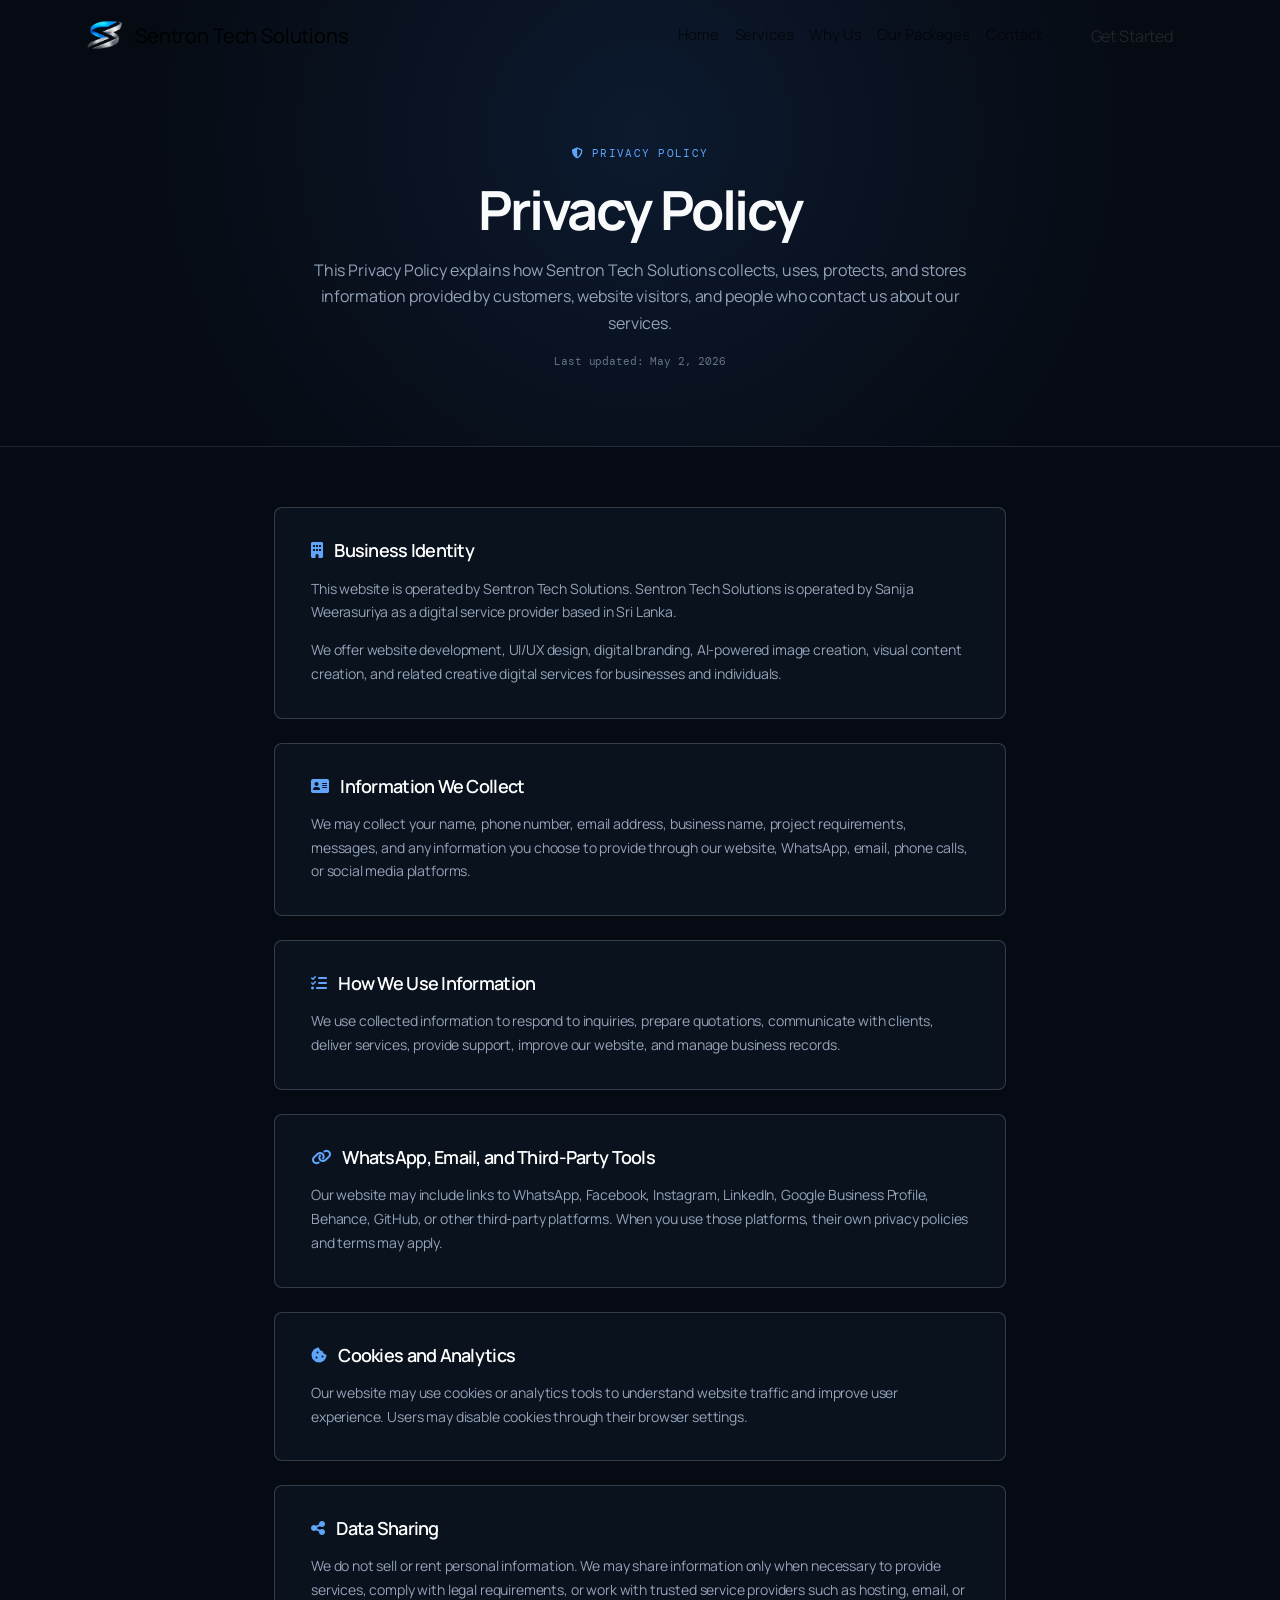
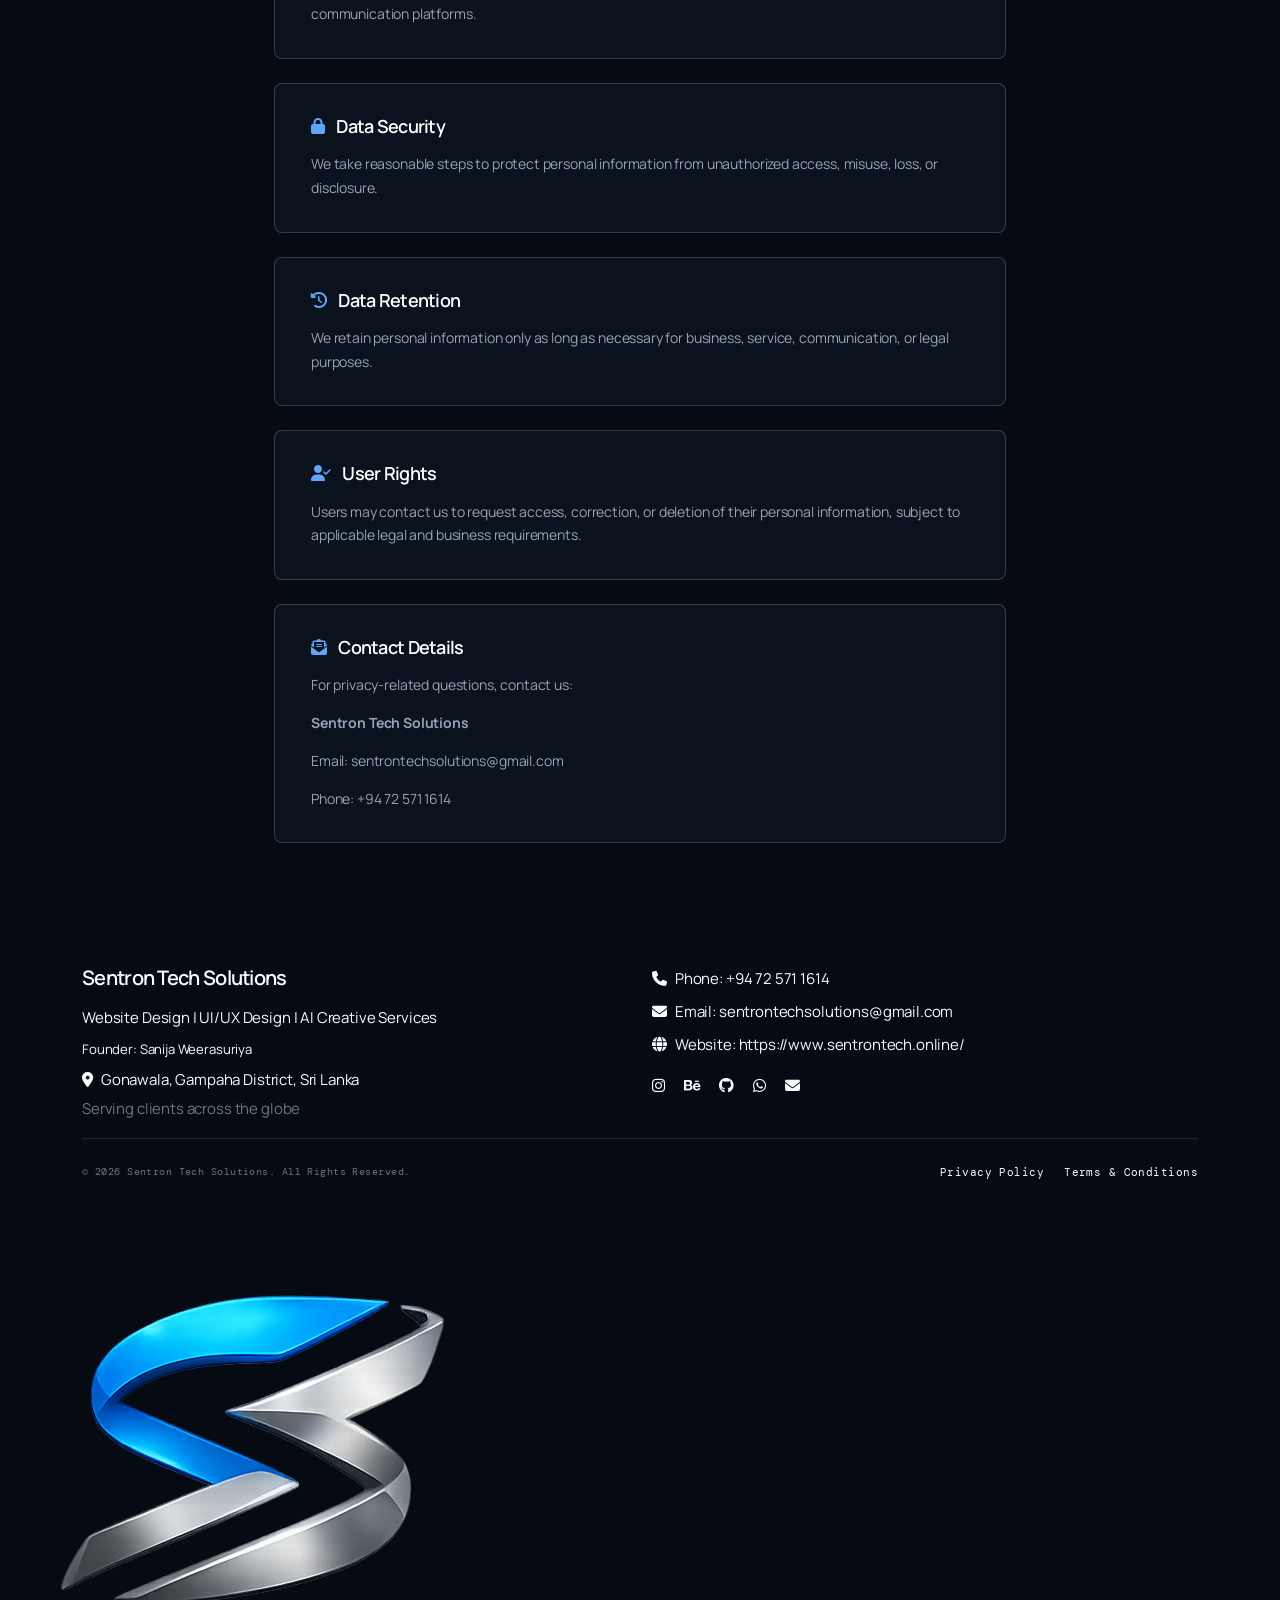
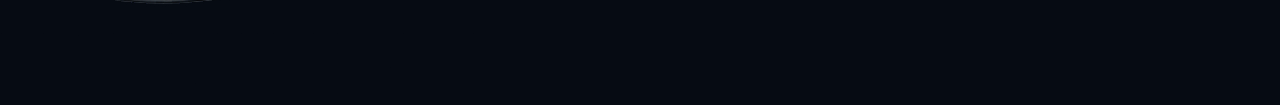
<file: privacy-policy.html>
<!DOCTYPE html>
<html lang="en">

<head>
    <meta charset="UTF-8" />
    <meta name="viewport" content="width=device-width, initial-scale=1.0" />
    <meta name="description"
        content="Read the Sentron Tech Solutions Privacy Policy for how customer information is collected, used, protected, stored, and handled in Sri Lanka." />
    <meta name="robots" content="index, follow, max-image-preview:large, max-snippet:-1, max-video-preview:-1" />
    <meta name="author" content="Sentron Tech Solutions" />
    <meta name="theme-color" content="#060816" />

    <link rel="canonical" href="https://www.sentrontech.online/privacy-policy.html" />

    <meta property="og:locale" content="en_LK" />
    <meta property="og:type" content="website" />
    <meta property="og:site_name" content="Sentron Tech Solutions" />
    <meta property="og:title" content="Privacy Policy | Sentron Tech Solutions" />
    <meta property="og:description"
        content="How Sentron Tech Solutions collects, uses, stores, and protects customer information." />
    <meta property="og:url" content="https://www.sentrontech.online/privacy-policy.html" />
    <meta property="og:image" content="https://www.sentrontech.online/assets/og-image.png" />
    <meta property="og:image:alt" content="Sentron Tech Solutions branded web design and AI creative services preview" />
    <meta property="og:image:width" content="1200" />
    <meta property="og:image:height" content="630" />

    <meta name="twitter:card" content="summary_large_image" />
    <meta name="twitter:title" content="Privacy Policy | Sentron Tech Solutions" />
    <meta name="twitter:description"
        content="How Sentron Tech Solutions collects, uses, stores, and protects customer information." />
    <meta name="twitter:image" content="https://www.sentrontech.online/assets/og-image.png" />
    <meta name="twitter:image:alt" content="Sentron Tech Solutions branded web design and AI creative services preview" />

    <title>Privacy Policy | Sentron Tech Solutions</title>
    <link rel="icon" type="image/png" href="assets/logo.png">
    <link rel="apple-touch-icon" href="assets/logo.png">

    <link rel="preconnect" href="https://cdn.jsdelivr.net" crossorigin>
    <link rel="preconnect" href="https://cdnjs.cloudflare.com" crossorigin>

    <link href="https://cdn.jsdelivr.net/npm/bootstrap@5.3.3/dist/css/bootstrap.min.css" rel="stylesheet" />
    <link rel="stylesheet" href="https://cdnjs.cloudflare.com/ajax/libs/font-awesome/6.5.2/css/all.min.css" />
    <link rel="stylesheet" href="assets/css/styles.css" />

    <script type="application/ld+json">
        {
            "@context": "https://schema.org",
            "@type": "WebPage",
            "@id": "https://www.sentrontech.online/privacy-policy.html#webpage",
            "url": "https://www.sentrontech.online/privacy-policy.html",
            "name": "Privacy Policy | Sentron Tech Solutions",
            "description": "Privacy Policy for Sentron Tech Solutions, a Sri Lanka-based digital service provider.",
            "isPartOf": {
                "@type": "WebSite",
                "@id": "https://www.sentrontech.online/#website",
                "name": "Sentron Tech Solutions",
                "url": "https://www.sentrontech.online/"
            },
            "publisher": {
                "@type": "Organization",
                "@id": "https://www.sentrontech.online/#organization",
                "name": "Sentron Tech Solutions",
                "url": "https://www.sentrontech.online/",
                "email": "sentrontechsolutions@gmail.com",
                "telephone": "+94725711614"
            },
            "inLanguage": "en-LK"
        }
    </script>
</head>

<body>
    <nav class="navbar navbar-expand-lg fixed-top" aria-label="Primary navigation">
        <div class="container">
            <a class="navbar-brand d-flex align-items-center gap-2" href="index.html#home">
                <img src="assets/logo.png" alt="Sentron Tech Solutions logo" width="45" height="45" decoding="async">
                <span>Sentron Tech Solutions</span>
            </a>

            <button class="navbar-toggler text-white border-0 shadow-none" type="button" data-bs-toggle="collapse"
                data-bs-target="#mainNav" aria-controls="mainNav" aria-expanded="false"
                aria-label="Open navigation menu">
                <i class="fa-solid fa-bars text-white"></i>
            </button>

            <div class="collapse navbar-collapse" id="mainNav">
                <ul class="navbar-nav ms-auto align-items-lg-center">
                    <li class="nav-item"><a class="nav-link" href="index.html#home">Home</a></li>
                    <li class="nav-item"><a class="nav-link" href="index.html#services">Services</a></li>
                    <li class="nav-item"><a class="nav-link" href="index.html#why-us">Why Us</a></li>
                    <li class="nav-item"><a class="nav-link" href="index.html#packages">Our Packages</a></li>
                    <li class="nav-item"><a class="nav-link" href="index.html#contact">Contact</a></li>
                    <li class="nav-item ms-lg-3 mt-3 mt-lg-0">
                        <a href="index.html#contact" class="btn btn-glow px-4 py-2">Get Started</a>
                    </li>
                </ul>
            </div>
        </div>
    </nav>

    <main>
        <section class="legal-hero text-center">
            <div class="container">
                <div class="legal-kicker">
                    <i class="fa-solid fa-shield-halved"></i>
                    Privacy Policy
                </div>
                <h1 class="legal-title">Privacy Policy</h1>
                <p class="legal-lead">
                    This Privacy Policy explains how Sentron Tech Solutions collects, uses, protects, and stores
                    information provided by customers, website visitors, and people who contact us about our services.
                </p>
                <p class="legal-meta">Last updated: May 2, 2026</p>
            </div>
        </section>

        <article class="legal-document">
            <section class="legal-section">
                <h2><i class="fa-solid fa-building"></i>Business Identity</h2>
                <p>
                    This website is operated by Sentron Tech Solutions. Sentron Tech Solutions is operated by Sanija
                    Weerasuriya as a digital service provider based in Sri Lanka.
                </p>
                <p>
                    We offer website development, UI/UX design, digital branding, AI-powered image creation, visual
                    content creation, and related creative digital services for businesses and individuals.
                </p>
            </section>

            <section class="legal-section">
                <h2><i class="fa-solid fa-address-card"></i>Information We Collect</h2>
                <p>
                    We may collect your name, phone number, email address, business name, project requirements,
                    messages, and any information you choose to provide through our website, WhatsApp, email, phone
                    calls, or social media platforms.
                </p>
            </section>

            <section class="legal-section">
                <h2><i class="fa-solid fa-list-check"></i>How We Use Information</h2>
                <p>
                    We use collected information to respond to inquiries, prepare quotations, communicate with clients,
                    deliver services, provide support, improve our website, and manage business records.
                </p>
            </section>

            <section class="legal-section">
                <h2><i class="fa-solid fa-link"></i>WhatsApp, Email, and Third-Party Tools</h2>
                <p>
                    Our website may include links to WhatsApp, Facebook, Instagram, LinkedIn, Google Business Profile,
                    Behance, GitHub, or other third-party platforms. When you use those platforms, their own privacy
                    policies and terms may apply.
                </p>
            </section>

            <section class="legal-section">
                <h2><i class="fa-solid fa-cookie-bite"></i>Cookies and Analytics</h2>
                <p>
                    Our website may use cookies or analytics tools to understand website traffic and improve user
                    experience. Users may disable cookies through their browser settings.
                </p>
            </section>

            <section class="legal-section">
                <h2><i class="fa-solid fa-share-nodes"></i>Data Sharing</h2>
                <p>
                    We do not sell or rent personal information. We may share information only when necessary to provide
                    services, comply with legal requirements, or work with trusted service providers such as hosting,
                    email, or communication platforms.
                </p>
            </section>

            <section class="legal-section">
                <h2><i class="fa-solid fa-lock"></i>Data Security</h2>
                <p>
                    We take reasonable steps to protect personal information from unauthorized access, misuse, loss, or
                    disclosure.
                </p>
            </section>

            <section class="legal-section">
                <h2><i class="fa-solid fa-clock-rotate-left"></i>Data Retention</h2>
                <p>
                    We retain personal information only as long as necessary for business, service, communication, or
                    legal purposes.
                </p>
            </section>

            <section class="legal-section">
                <h2><i class="fa-solid fa-user-check"></i>User Rights</h2>
                <p>
                    Users may contact us to request access, correction, or deletion of their personal information,
                    subject to applicable legal and business requirements.
                </p>
            </section>

            <section class="legal-section">
                <h2><i class="fa-solid fa-envelope-open-text"></i>Contact Details</h2>
                <p>For privacy-related questions, contact us:</p>
                <div class="legal-contact">
                    <p><strong>Sentron Tech Solutions</strong></p>
                    <p>Email: <a href="mailto:sentrontechsolutions@gmail.com">sentrontechsolutions@gmail.com</a></p>
                    <p>Phone: <a href="tel:+94725711614">+94 72 571 1614</a></p>
                </div>
            </section>
        </article>
    </main>

    <footer class="footer py-4">
        <div class="container">
            <div class="row g-4">
                <div class="col-lg-6 footer-brand">
                    <h5 class="mb-3">Sentron Tech Solutions</h5>
                    <p class="mb-2">Website Design | UI/UX Design | AI Creative Services</p>
                    <p class="footer-founder small mb-2">Founder: Sanija Weerasuriya</p>
                    <p class="mb-1"><i class="fa-solid fa-map-marker-alt me-2"></i>Gonawala, Gampaha District, Sri Lanka</p>
                    <p class="text-secondary">Serving clients across the globe</p>
                </div>
                <div class="col-lg-6 footer-contact-col">
                    <div class="contact-info footer-contact-block">
                        <p class="mb-2"><i class="fa-solid fa-phone me-2"></i>Phone: +94 72 571 1614</p>
                        <p class="mb-2"><i class="fa-solid fa-envelope me-2"></i>Email: <a href="mailto:sentrontechsolutions@gmail.com" class="text-decoration-none">sentrontechsolutions@gmail.com</a></p>
                        <p class="mb-3"><i class="fa-solid fa-globe me-2"></i>Website: <a href="https://www.sentrontech.online/" target="_blank" rel="noopener noreferrer" class="text-decoration-none">https://www.sentrontech.online/</a></p>
                        <div class="social-links footer-contact-social">
                            <a href="https://www.instagram.com/sentrontech/" target="_blank" rel="noopener noreferrer"
                                class="me-3" aria-label="Sentron Tech Solutions on Instagram"><i
                                    class="fa-brands fa-instagram"></i></a>
                            <a href="https://www.behance.net/sentrontechsolutions" target="_blank"
                                rel="noopener noreferrer" class="me-3" aria-label="Sentron Tech Solutions on Behance"><i
                                    class="fa-brands fa-behance"></i></a>
                            <a href="https://github.com/sentrontechsolutions" target="_blank" rel="noopener noreferrer"
                                class="me-3" aria-label="Sentron Tech Solutions on GitHub"><i
                                    class="fa-brands fa-github"></i></a>
                            <a href="https://wa.me/94725711614" target="_blank" rel="noopener noreferrer" class="me-3"
                                aria-label="Chat with Sentron Tech Solutions on WhatsApp"><i
                                    class="fa-brands fa-whatsapp"></i></a>
                            <a href="mailto:sentrontechsolutions@gmail.com" class="me-3"
                                aria-label="Email Sentron Tech Solutions"><i class="fa-solid fa-envelope"></i></a>
                        </div>
                    </div>
                </div>
            </div>
            <div class="footer-bottom">
                <p class="footer-copy text-secondary small mb-0">&copy; <span data-current-year>2026</span> Sentron Tech Solutions. All Rights Reserved.</p>
                <div class="footer-legal-links">
                    <a href="privacy-policy.html">Privacy Policy</a>
                    <a href="terms-and-conditions.html">Terms &amp; Conditions</a>
                </div>
            </div>
        </div>
    </footer>

    <div class="corner-floating-logo" aria-hidden="true">
        <img src="assets/logo.png" alt="" width="500" height="500" loading="lazy" decoding="async">
    </div>

    <script src="https://cdn.jsdelivr.net/npm/bootstrap@5.3.3/dist/js/bootstrap.bundle.min.js"></script>
    <script src="assets/js/main.js"></script>
</body>

</html>
</file>
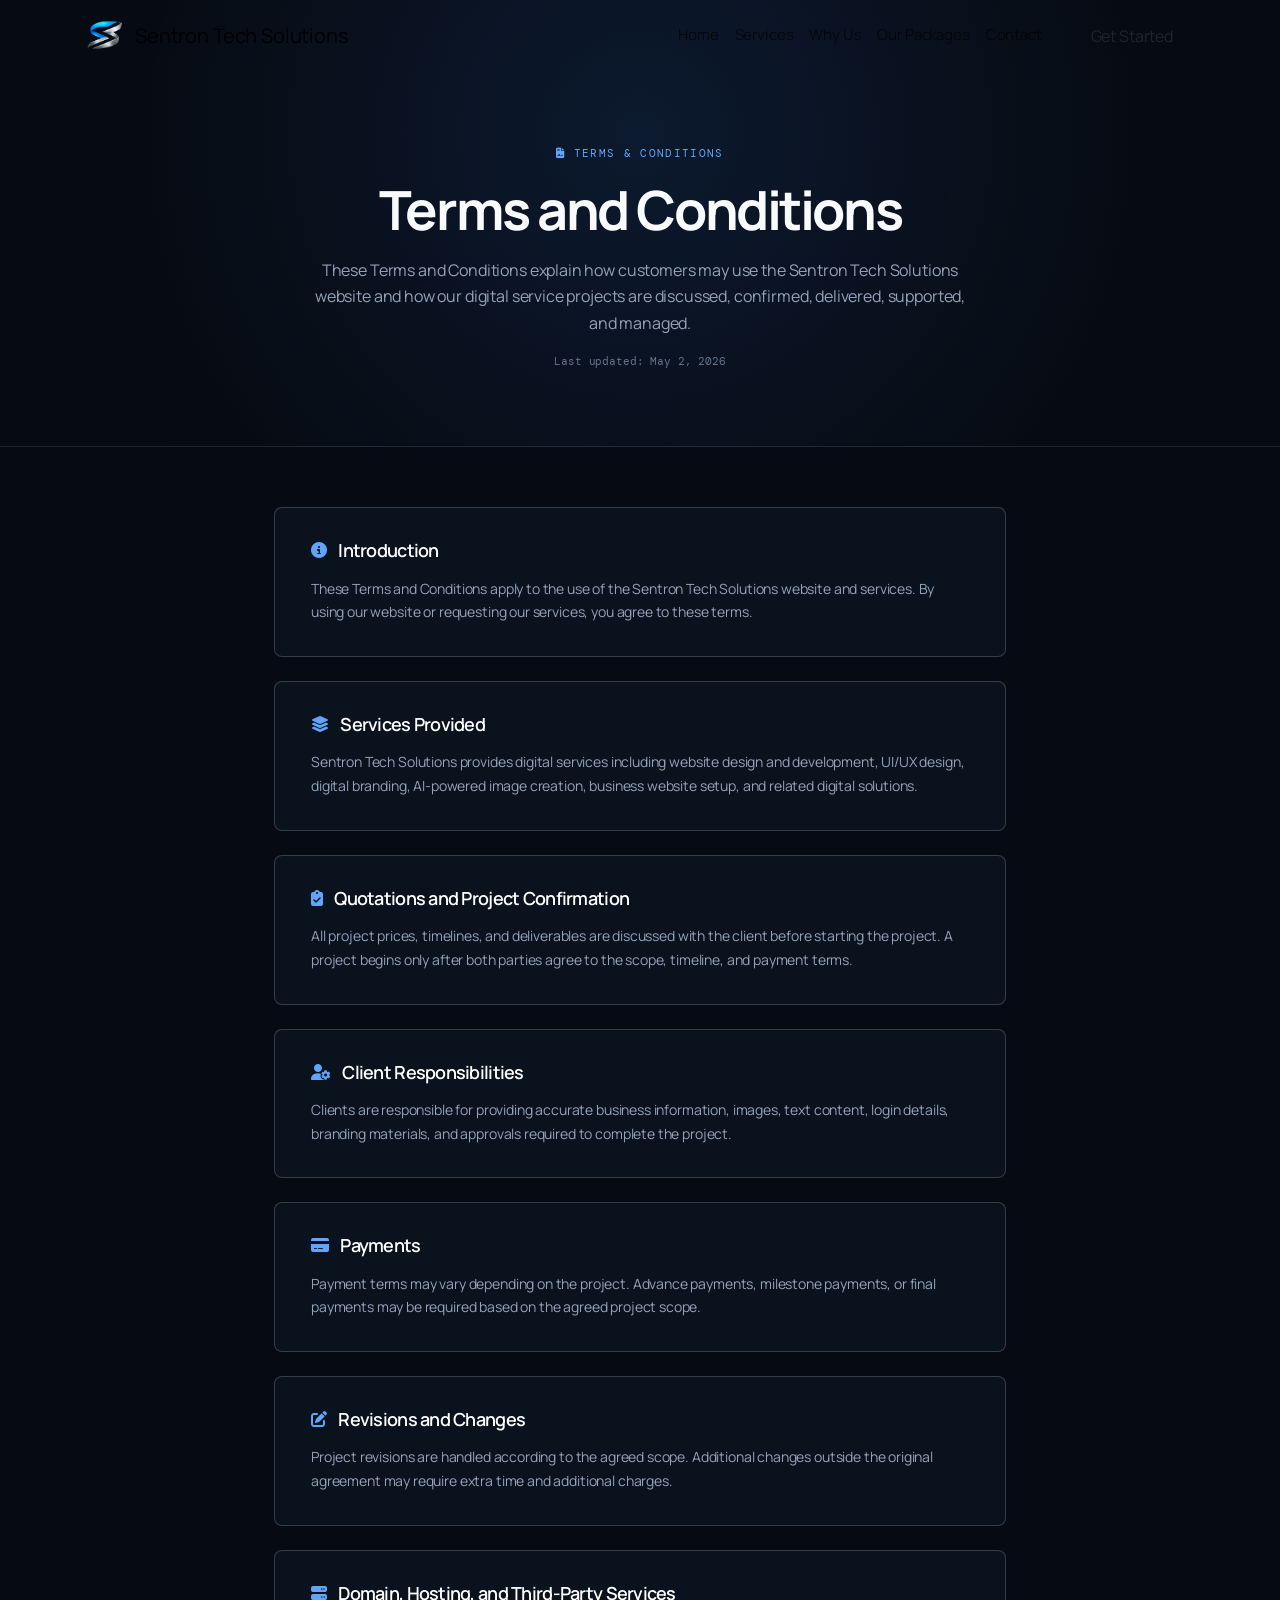
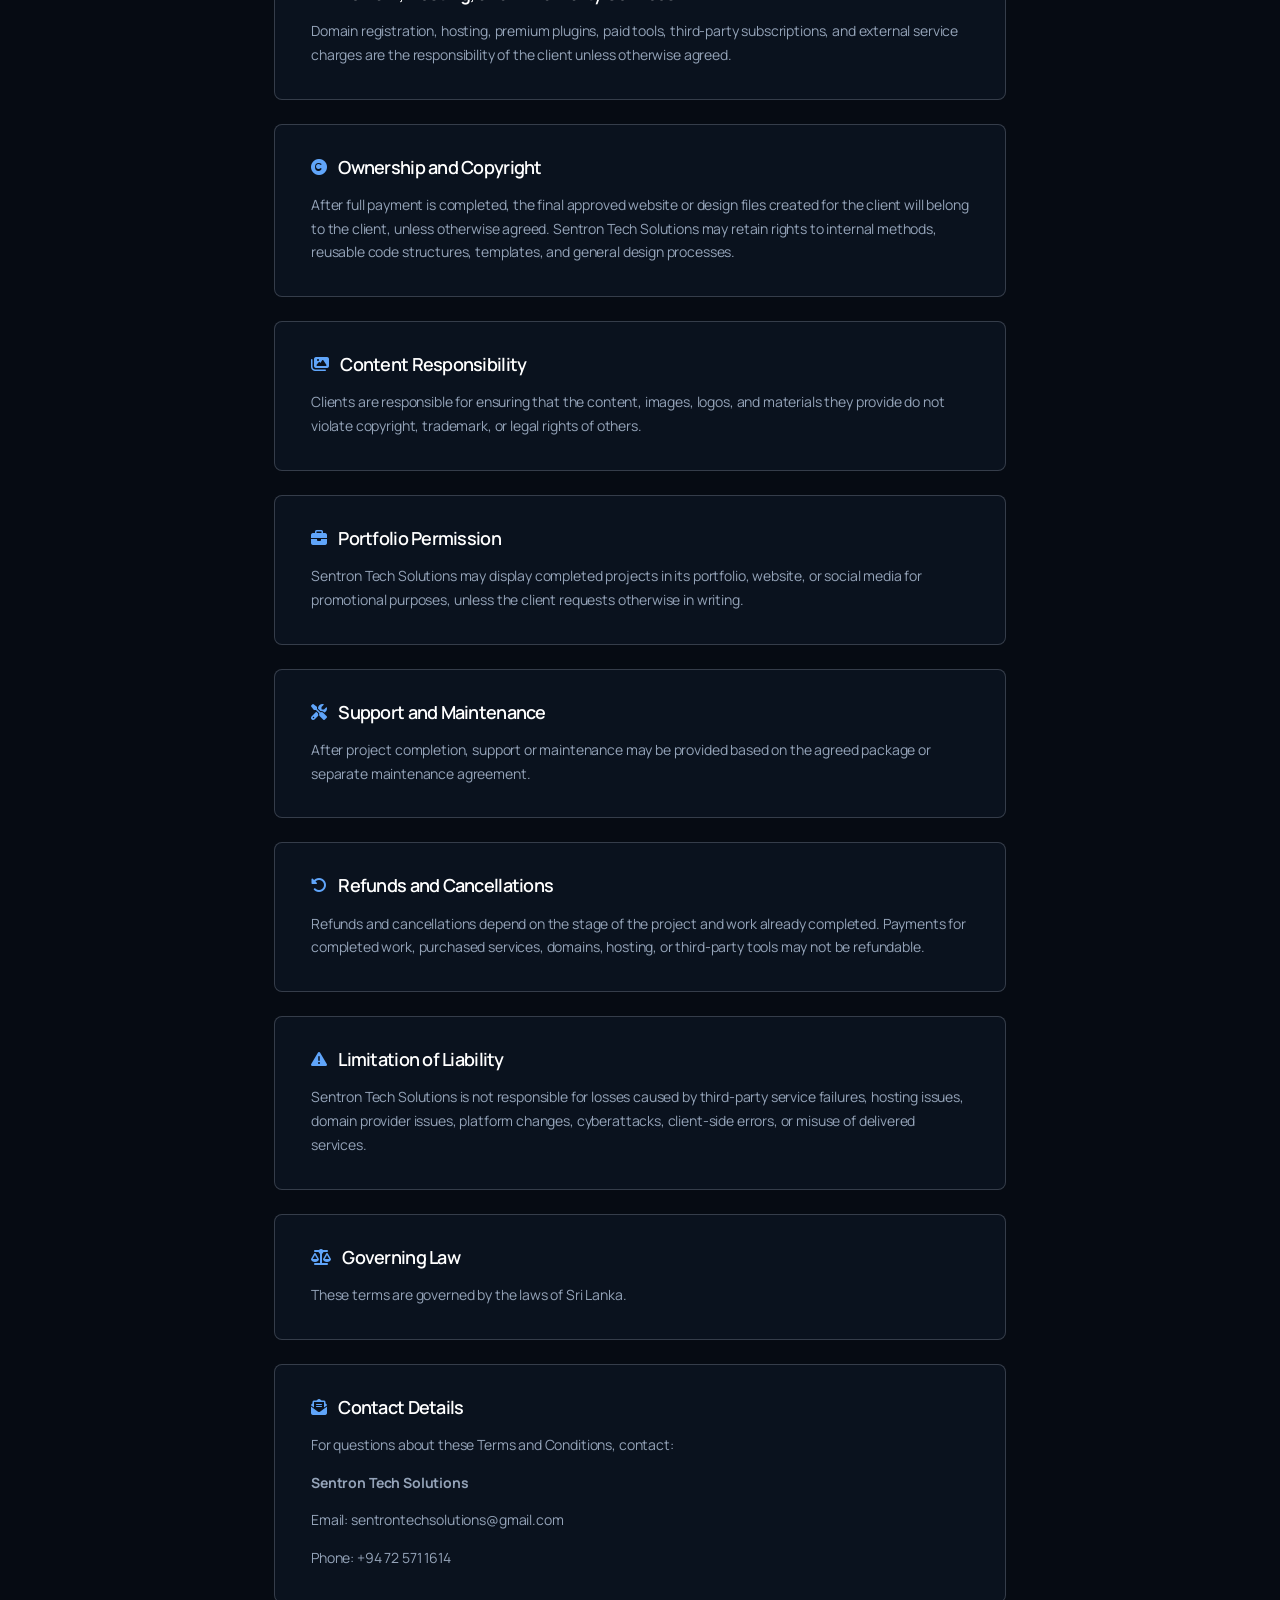
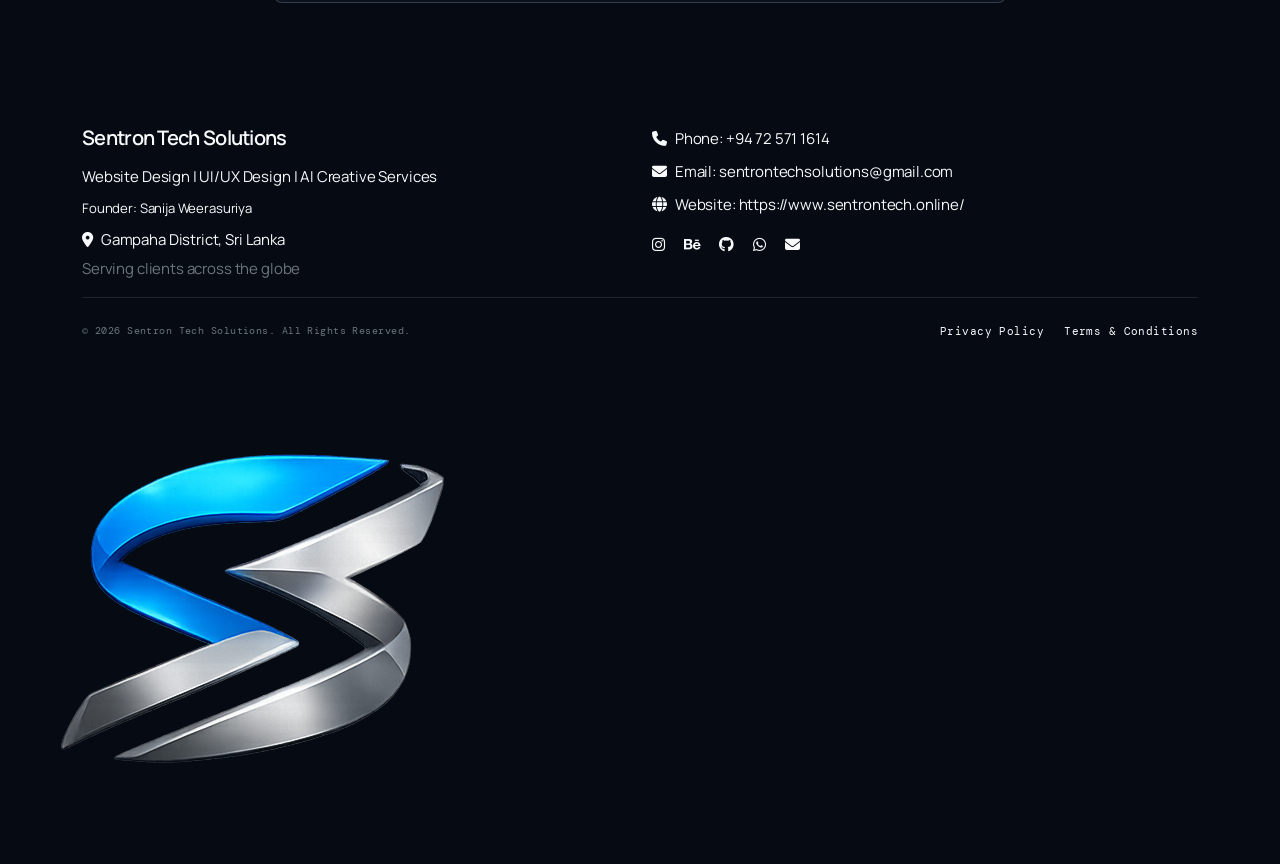
<file: terms-and-conditions.html>
<!DOCTYPE html>
<html lang="en">

<head>
    <meta charset="UTF-8" />
    <meta name="viewport" content="width=device-width, initial-scale=1.0" />
    <meta name="description"
        content="Read the Sentron Tech Solutions Terms and Conditions for website use, digital service projects, payments, revisions, support, ownership, and client responsibilities." />
    <meta name="robots" content="index, follow, max-image-preview:large, max-snippet:-1, max-video-preview:-1" />
    <meta name="author" content="Sentron Tech Solutions" />
    <meta name="theme-color" content="#060816" />

    <link rel="canonical" href="https://www.sentrontech.online/terms-and-conditions.html" />

    <meta property="og:locale" content="en_LK" />
    <meta property="og:type" content="website" />
    <meta property="og:site_name" content="Sentron Tech Solutions" />
    <meta property="og:title" content="Terms and Conditions | Sentron Tech Solutions" />
    <meta property="og:description"
        content="Terms for using the Sentron Tech Solutions website and requesting digital services." />
    <meta property="og:url" content="https://www.sentrontech.online/terms-and-conditions.html" />
    <meta property="og:image" content="https://www.sentrontech.online/assets/og-image.png" />
    <meta property="og:image:alt" content="Sentron Tech Solutions branded web design and AI creative services preview" />
    <meta property="og:image:width" content="1200" />
    <meta property="og:image:height" content="630" />

    <meta name="twitter:card" content="summary_large_image" />
    <meta name="twitter:title" content="Terms and Conditions | Sentron Tech Solutions" />
    <meta name="twitter:description"
        content="Terms for using the Sentron Tech Solutions website and requesting digital services." />
    <meta name="twitter:image" content="https://www.sentrontech.online/assets/og-image.png" />
    <meta name="twitter:image:alt" content="Sentron Tech Solutions branded web design and AI creative services preview" />

    <title>Terms and Conditions | Sentron Tech Solutions</title>
    <link rel="icon" type="image/png" href="assets/logo.png">
    <link rel="apple-touch-icon" href="assets/logo.png">

    <link rel="preconnect" href="https://cdn.jsdelivr.net" crossorigin>
    <link rel="preconnect" href="https://cdnjs.cloudflare.com" crossorigin>

    <link href="https://cdn.jsdelivr.net/npm/bootstrap@5.3.3/dist/css/bootstrap.min.css" rel="stylesheet" />
    <link rel="stylesheet" href="https://cdnjs.cloudflare.com/ajax/libs/font-awesome/6.5.2/css/all.min.css" />
    <link rel="stylesheet" href="assets/css/styles.css" />

    <script type="application/ld+json">
        {
            "@context": "https://schema.org",
            "@type": "WebPage",
            "@id": "https://www.sentrontech.online/terms-and-conditions.html#webpage",
            "url": "https://www.sentrontech.online/terms-and-conditions.html",
            "name": "Terms and Conditions | Sentron Tech Solutions",
            "description": "Terms and Conditions for Sentron Tech Solutions website and digital services.",
            "isPartOf": {
                "@type": "WebSite",
                "@id": "https://www.sentrontech.online/#website",
                "name": "Sentron Tech Solutions",
                "url": "https://www.sentrontech.online/"
            },
            "publisher": {
                "@type": "Organization",
                "@id": "https://www.sentrontech.online/#organization",
                "name": "Sentron Tech Solutions",
                "url": "https://www.sentrontech.online/",
                "email": "sentrontechsolutions@gmail.com",
                "telephone": "+94725711614"
            },
            "inLanguage": "en-LK"
        }
    </script>
</head>

<body>
    <nav class="navbar navbar-expand-lg fixed-top" aria-label="Primary navigation">
        <div class="container">
            <a class="navbar-brand d-flex align-items-center gap-2" href="index.html#home">
                <img src="assets/logo.png" alt="Sentron Tech Solutions logo" width="45" height="45" decoding="async">
                <span>Sentron Tech Solutions</span>
            </a>

            <button class="navbar-toggler text-white border-0 shadow-none" type="button" data-bs-toggle="collapse"
                data-bs-target="#mainNav" aria-controls="mainNav" aria-expanded="false"
                aria-label="Open navigation menu">
                <i class="fa-solid fa-bars text-white"></i>
            </button>

            <div class="collapse navbar-collapse" id="mainNav">
                <ul class="navbar-nav ms-auto align-items-lg-center">
                    <li class="nav-item"><a class="nav-link" href="index.html#home">Home</a></li>
                    <li class="nav-item"><a class="nav-link" href="index.html#services">Services</a></li>
                    <li class="nav-item"><a class="nav-link" href="index.html#why-us">Why Us</a></li>
                    <li class="nav-item"><a class="nav-link" href="index.html#packages">Our Packages</a></li>
                    <li class="nav-item"><a class="nav-link" href="index.html#contact">Contact</a></li>
                    <li class="nav-item ms-lg-3 mt-3 mt-lg-0">
                        <a href="index.html#contact" class="btn btn-glow px-4 py-2">Get Started</a>
                    </li>
                </ul>
            </div>
        </div>
    </nav>

    <main>
        <section class="legal-hero text-center">
            <div class="container">
                <div class="legal-kicker">
                    <i class="fa-solid fa-file-contract"></i>
                    Terms &amp; Conditions
                </div>
                <h1 class="legal-title">Terms and Conditions</h1>
                <p class="legal-lead">
                    These Terms and Conditions explain how customers may use the Sentron Tech Solutions website and how
                    our digital service projects are discussed, confirmed, delivered, supported, and managed.
                </p>
                <p class="legal-meta">Last updated: May 2, 2026</p>
            </div>
        </section>

        <article class="legal-document">
            <section class="legal-section">
                <h2><i class="fa-solid fa-circle-info"></i>Introduction</h2>
                <p>
                    These Terms and Conditions apply to the use of the Sentron Tech Solutions website and services. By
                    using our website or requesting our services, you agree to these terms.
                </p>
            </section>

            <section class="legal-section">
                <h2><i class="fa-solid fa-layer-group"></i>Services Provided</h2>
                <p>
                    Sentron Tech Solutions provides digital services including website design and development, UI/UX
                    design, digital branding, AI-powered image creation, business website setup, and related digital
                    solutions.
                </p>
            </section>

            <section class="legal-section">
                <h2><i class="fa-solid fa-clipboard-check"></i>Quotations and Project Confirmation</h2>
                <p>
                    All project prices, timelines, and deliverables are discussed with the client before starting the
                    project. A project begins only after both parties agree to the scope, timeline, and payment terms.
                </p>
            </section>

            <section class="legal-section">
                <h2><i class="fa-solid fa-user-gear"></i>Client Responsibilities</h2>
                <p>
                    Clients are responsible for providing accurate business information, images, text content, login
                    details, branding materials, and approvals required to complete the project.
                </p>
            </section>

            <section class="legal-section">
                <h2><i class="fa-solid fa-credit-card"></i>Payments</h2>
                <p>
                    Payment terms may vary depending on the project. Advance payments, milestone payments, or final
                    payments may be required based on the agreed project scope.
                </p>
            </section>

            <section class="legal-section">
                <h2><i class="fa-solid fa-pen-to-square"></i>Revisions and Changes</h2>
                <p>
                    Project revisions are handled according to the agreed scope. Additional changes outside the original
                    agreement may require extra time and additional charges.
                </p>
            </section>

            <section class="legal-section">
                <h2><i class="fa-solid fa-server"></i>Domain, Hosting, and Third-Party Services</h2>
                <p>
                    Domain registration, hosting, premium plugins, paid tools, third-party subscriptions, and external
                    service charges are the responsibility of the client unless otherwise agreed.
                </p>
            </section>

            <section class="legal-section">
                <h2><i class="fa-solid fa-copyright"></i>Ownership and Copyright</h2>
                <p>
                    After full payment is completed, the final approved website or design files created for the client
                    will belong to the client, unless otherwise agreed. Sentron Tech Solutions may retain rights to
                    internal methods, reusable code structures, templates, and general design processes.
                </p>
            </section>

            <section class="legal-section">
                <h2><i class="fa-solid fa-images"></i>Content Responsibility</h2>
                <p>
                    Clients are responsible for ensuring that the content, images, logos, and materials they provide do
                    not violate copyright, trademark, or legal rights of others.
                </p>
            </section>

            <section class="legal-section">
                <h2><i class="fa-solid fa-briefcase"></i>Portfolio Permission</h2>
                <p>
                    Sentron Tech Solutions may display completed projects in its portfolio, website, or social media for
                    promotional purposes, unless the client requests otherwise in writing.
                </p>
            </section>

            <section class="legal-section">
                <h2><i class="fa-solid fa-screwdriver-wrench"></i>Support and Maintenance</h2>
                <p>
                    After project completion, support or maintenance may be provided based on the agreed package or
                    separate maintenance agreement.
                </p>
            </section>

            <section class="legal-section">
                <h2><i class="fa-solid fa-rotate-left"></i>Refunds and Cancellations</h2>
                <p>
                    Refunds and cancellations depend on the stage of the project and work already completed. Payments
                    for completed work, purchased services, domains, hosting, or third-party tools may not be
                    refundable.
                </p>
            </section>

            <section class="legal-section">
                <h2><i class="fa-solid fa-triangle-exclamation"></i>Limitation of Liability</h2>
                <p>
                    Sentron Tech Solutions is not responsible for losses caused by third-party service failures, hosting
                    issues, domain provider issues, platform changes, cyberattacks, client-side errors, or misuse of
                    delivered services.
                </p>
            </section>

            <section class="legal-section">
                <h2><i class="fa-solid fa-scale-balanced"></i>Governing Law</h2>
                <p>
                    These terms are governed by the laws of Sri Lanka.
                </p>
            </section>

            <section class="legal-section">
                <h2><i class="fa-solid fa-envelope-open-text"></i>Contact Details</h2>
                <p>For questions about these Terms and Conditions, contact:</p>
                <div class="legal-contact">
                    <p><strong>Sentron Tech Solutions</strong></p>
                    <p>Email: <a href="mailto:sentrontechsolutions@gmail.com">sentrontechsolutions@gmail.com</a></p>
                    <p>Phone: <a href="tel:+94725711614">+94 72 571 1614</a></p>
                </div>
            </section>
        </article>
    </main>

    <footer class="footer py-4">
        <div class="container">
            <div class="row g-4">
                <div class="col-lg-6 footer-brand">
                    <h5 class="mb-3">Sentron Tech Solutions</h5>
                    <p class="mb-2">Website Design | UI/UX Design | AI Creative Services</p>
                    <p class="footer-founder small mb-2">Founder: Sanija Weerasuriya</p>
                    <p class="mb-1"><i class="fa-solid fa-map-marker-alt me-2"></i>Gampaha District, Sri Lanka</p>
                    <p class="text-secondary">Serving clients across the globe</p>
                </div>
                <div class="col-lg-6 footer-contact-col">
                    <div class="contact-info footer-contact-block">
                        <p class="mb-2"><i class="fa-solid fa-phone me-2"></i>Phone: +94 72 571 1614</p>
                        <p class="mb-2"><i class="fa-solid fa-envelope me-2"></i>Email: <a href="mailto:sentrontechsolutions@gmail.com" class="text-decoration-none">sentrontechsolutions@gmail.com</a></p>
                        <p class="mb-3"><i class="fa-solid fa-globe me-2"></i>Website: <a href="https://www.sentrontech.online/" target="_blank" rel="noopener noreferrer" class="text-decoration-none">https://www.sentrontech.online/</a></p>
                        <div class="social-links footer-contact-social">
                            <a href="https://www.instagram.com/sentrontech/" target="_blank" rel="noopener noreferrer"
                                class="me-3" aria-label="Sentron Tech Solutions on Instagram"><i
                                    class="fa-brands fa-instagram"></i></a>
                            <a href="https://www.behance.net/sentrontechsolutions" target="_blank"
                                rel="noopener noreferrer" class="me-3" aria-label="Sentron Tech Solutions on Behance"><i
                                    class="fa-brands fa-behance"></i></a>
                            <a href="https://github.com/sentrontechsolutions" target="_blank" rel="noopener noreferrer"
                                class="me-3" aria-label="Sentron Tech Solutions on GitHub"><i
                                    class="fa-brands fa-github"></i></a>
                            <a href="https://wa.me/94725711614" target="_blank" rel="noopener noreferrer" class="me-3"
                                aria-label="Chat with Sentron Tech Solutions on WhatsApp"><i
                                    class="fa-brands fa-whatsapp"></i></a>
                            <a href="mailto:sentrontechsolutions@gmail.com" class="me-3"
                                aria-label="Email Sentron Tech Solutions"><i class="fa-solid fa-envelope"></i></a>
                        </div>
                    </div>
                </div>
            </div>
            <div class="footer-bottom">
                <p class="footer-copy text-secondary small mb-0">&copy; <span data-current-year>2026</span> Sentron Tech Solutions. All Rights Reserved.</p>
                <div class="footer-legal-links">
                    <a href="privacy-policy.html">Privacy Policy</a>
                    <a href="terms-and-conditions.html">Terms &amp; Conditions</a>
                </div>
            </div>
        </div>
    </footer>

    <div class="corner-floating-logo" aria-hidden="true">
        <img src="assets/logo.png" alt="" width="500" height="500" loading="lazy" decoding="async">
    </div>

    <script src="https://cdn.jsdelivr.net/npm/bootstrap@5.3.3/dist/js/bootstrap.bundle.min.js"></script>
    <script src="assets/js/main.js"></script>
</body>

</html>
</file>
<file: assets/css/styles.css>
/* ==========================================================================
   SENTRON TECH SOLUTIONS — BLUE & SILVER MINIMALIST DESIGN SYSTEM
   Inspired by Dexel Global Holdings (https://dexelglobalholdings.web.app/)
   ========================================================================== */

/* ── Google Fonts Import & Variables ── */
@import url('https://fonts.googleapis.com/css2?family=DM+Mono:ital,wght@0,400;0,500;1,400&family=Manrope:wght@300;400;500;600;700;800&display=swap');

:root {
  /* Dark Obsidian / Ink palette */
  --ink:          #060b13;
  --ink-soft:     #0c1522;
  --ink-surface:  #111e30;
  --ink-card:     rgba(12, 21, 34, 0.85);
  
  /* Silver & Metallic palette */
  --silver-light: #f8fafc;
  --silver-mid:   #cbd5e1;
  --silver-muted: #94a3b8;
  --silver-deep:  #64748b;
  --silver-line:  rgba(203, 213, 225, 0.12);
  --silver-border:rgba(203, 213, 225, 0.22);
  --silver-glow:  rgba(203, 213, 225, 0.08);

  /* Blue & Tech accent palette */
  --blue:         #3b82f6;
  --blue-bright:  #60a5fa;
  --blue-cyan:    #38bdf8;
  --blue-deep:    #1d4ed8;
  --blue-navy:    #172554;
  --blue-glow:    rgba(59, 130, 246, 0.25);
  --blue-tint:    rgba(59, 130, 246, 0.08);

  /* Typography tokens */
  --font-sans:    'Manrope', -apple-system, BlinkMacSystemFont, "Segoe UI", Roboto, sans-serif;
  --font-mono:    'DM Mono', monospace;

  /* Elevation & transitions */
  --ease:         cubic-bezier(0.16, 1, 0.3, 1);
  --radius-sm:    4px;
  --radius-md:    8px;
  --radius-lg:    14px;
  --radius-full:  9999px;
}

/* ── Reset & Global Defaults ── */
*, *::before, *::after {
  box-sizing: border-box;
  margin: 0;
  padding: 0;
}

html {
  scroll-behavior: smooth;
  scroll-padding-top: 90px;
}

body {
  font-family: var(--font-sans);
  background-color: var(--ink);
  color: var(--silver-light);
  line-height: 1.65;
  font-size: 15px;
  font-weight: 400;
  letter-spacing: -0.01em;
  overflow-x: hidden;
  -webkit-font-smoothing: antialiased;
  -moz-osx-font-smoothing: grayscale;
}

a {
  color: inherit;
  text-decoration: none;
  transition: color 0.2s ease, opacity 0.2s ease;
}

button {
  font-family: inherit;
  cursor: pointer;
  border: none;
  background: none;
}

img {
  max-width: 100%;
  height: auto;
  display: block;
}

/* ── Background Canvas & Ambient Orbs ── */
#bg-canvas {
  position: fixed;
  top: 0;
  left: 0;
  width: 100%;
  height: 100%;
  z-index: 0;
  pointer-events: none;
  opacity: 0.6;
}

.bg-orbs {
  position: fixed;
  top: 0;
  left: 0;
  width: 100%;
  height: 100%;
  z-index: 0;
  pointer-events: none;
  overflow: hidden;
}

.bg-orb {
  position: absolute;
  border-radius: 50%;
  filter: blur(90px);
  pointer-events: none;
}

.bg-orb-1 {
  width: 550px;
  height: 550px;
  background: radial-gradient(circle, rgba(59, 130, 246, 0.16) 0%, transparent 70%);
  top: -12%;
  right: -8%;
  animation: orbFloat1 24s ease-in-out infinite alternate;
}

.bg-orb-2 {
  width: 480px;
  height: 480px;
  background: radial-gradient(circle, rgba(203, 213, 225, 0.12) 0%, transparent 70%);
  bottom: 12%;
  left: -10%;
  animation: orbFloat2 28s ease-in-out infinite alternate;
}

.bg-orb-3 {
  width: 360px;
  height: 360px;
  background: radial-gradient(circle, rgba(56, 189, 248, 0.12) 0%, transparent 70%);
  top: 45%;
  left: 35%;
  animation: orbFloat3 22s ease-in-out infinite alternate;
}

@keyframes orbFloat1 {
  0% { transform: translate(0, 0) scale(1); }
  50% { transform: translate(-60px, 40px) scale(1.1); }
  100% { transform: translate(30px, -30px) scale(0.95); }
}

@keyframes orbFloat2 {
  0% { transform: translate(0, 0) scale(1); }
  50% { transform: translate(50px, -40px) scale(1.08); }
  100% { transform: translate(-30px, 25px) scale(0.92); }
}

@keyframes orbFloat3 {
  0% { transform: translate(0, 0) scale(1); }
  50% { transform: translate(-40px, -50px) scale(1.15); }
  100% { transform: translate(35px, 20px) scale(0.9); }
}

/* ── Layer Container ── */
.site-header, main, .site-footer {
  position: relative;
  z-index: 2;
}

/* ── Typography & Headings ── */
h1, h2, h3, h4, h5, h6 {
  font-family: var(--font-sans);
  color: var(--silver-light);
  font-weight: 600;
  line-height: 1.12;
  letter-spacing: -0.035em;
}

h1 {
  font-size: clamp(40px, 6.5vw, 84px);
  font-weight: 700;
  letter-spacing: -0.045em;
}

h2 {
  font-size: clamp(30px, 4.2vw, 56px);
  letter-spacing: -0.04em;
}

h3 {
  font-size: clamp(20px, 2.2vw, 28px);
  letter-spacing: -0.03em;
}

h1 em, h2 em, h3 em {
  font-style: normal;
  color: var(--blue-bright);
}

.text-gradient {
  background: linear-gradient(135deg, #ffffff 20%, var(--silver-mid) 60%, var(--blue-bright) 100%);
  -webkit-background-clip: text;
  -webkit-text-fill-color: transparent;
}

.text-silver {
  color: var(--silver-muted);
}

.mono {
  font-family: var(--font-mono);
}

/* ── Section Components ── */
.section {
  padding: 120px 6vw;
  position: relative;
}

@media (max-width: 768px) {
  .section {
    padding: 80px 5vw;
  }
}

.section-label {
  display: flex;
  align-items: center;
  gap: 16px;
  color: var(--silver-muted);
  margin-bottom: 60px;
  font-family: var(--font-mono);
  text-transform: uppercase;
  letter-spacing: 0.14em;
  font-size: 11px;
}

.section-label span:first-child {
  color: var(--blue-bright);
  font-weight: 500;
}

.section-label::after {
  content: "";
  width: 60px;
  height: 1px;
  background: var(--silver-line);
}

.section-heading {
  display: flex;
  justify-content: space-between;
  align-items: flex-end;
  gap: 40px;
  margin-bottom: 64px;
}

.section-heading > p {
  max-width: 420px;
  color: var(--silver-muted);
  font-size: 15px;
  line-height: 1.6;
}

@media (max-width: 992px) {
  .section-heading {
    flex-direction: column;
    align-items: flex-start;
    gap: 16px;
  }
}

.eyebrow {
  font-family: var(--font-mono);
  text-transform: uppercase;
  letter-spacing: 0.12em;
  font-size: 11px;
  color: var(--blue-bright);
  margin-bottom: 16px;
  display: block;
}

/* ── Status Pulse Indicator ── */
.kicker {
  display: inline-flex;
  align-items: center;
  gap: 10px;
  font-family: var(--font-mono);
  text-transform: uppercase;
  letter-spacing: 0.12em;
  font-size: 11px;
  color: var(--blue-bright);
  background: rgba(59, 130, 246, 0.08);
  border: 1px solid rgba(59, 130, 246, 0.22);
  padding: 6px 14px;
  border-radius: var(--radius-full);
}

.pulse {
  width: 7px;
  height: 7px;
  border-radius: 50%;
  background: var(--blue-bright);
  box-shadow: 0 0 0 0 rgba(96, 165, 250, 0.6);
  animation: pulseAnim 2.2s infinite;
}

@keyframes pulseAnim {
  0% { box-shadow: 0 0 0 0 rgba(96, 165, 250, 0.6); }
  70% { box-shadow: 0 0 0 10px rgba(96, 165, 250, 0); }
  100% { box-shadow: 0 0 0 0 rgba(96, 165, 250, 0); }
}

/* ── Buttons & Links ── */
.btn-primary {
  display: inline-flex;
  align-items: center;
  justify-content: center;
  gap: 10px;
  padding: 14px 26px;
  font-size: 12px;
  font-weight: 700;
  text-transform: uppercase;
  letter-spacing: 0.08em;
  font-family: var(--font-mono);
  color: var(--ink);
  background: linear-gradient(135deg, #ffffff 0%, var(--silver-mid) 100%);
  border: 1px solid rgba(255, 255, 255, 0.4);
  border-radius: var(--radius-sm);
  transition: all 0.25s var(--ease);
}

.btn-primary:hover {
  background: linear-gradient(135deg, #ffffff 0%, var(--blue-bright) 100%);
  color: var(--ink);
  transform: translateY(-2px);
  box-shadow: 0 10px 25px rgba(59, 130, 246, 0.28);
}

.btn-outline {
  display: inline-flex;
  align-items: center;
  justify-content: center;
  gap: 10px;
  padding: 13px 24px;
  font-size: 12px;
  font-weight: 600;
  text-transform: uppercase;
  letter-spacing: 0.08em;
  font-family: var(--font-mono);
  color: var(--silver-light);
  background: rgba(12, 21, 34, 0.6);
  border: 1px solid var(--silver-border);
  border-radius: var(--radius-sm);
  backdrop-filter: blur(8px);
  transition: all 0.25s var(--ease);
}

.btn-outline:hover {
  border-color: var(--blue-bright);
  color: var(--blue-bright);
  transform: translateY(-2px);
  background: rgba(59, 130, 246, 0.08);
}

.btn-icon {
  font-size: 14px;
  transition: transform 0.2s ease;
}

.btn-primary:hover .btn-icon,
.btn-outline:hover .btn-icon {
  transform: translate(2px, -2px);
}

/* ── HEADER & NAVIGATION ── */
.site-header {
  position: fixed;
  top: 0;
  left: 0;
  right: 0;
  z-index: 1000;
  display: flex;
  align-items: center;
  justify-content: space-between;
  padding: 22px 6vw;
  background: rgba(6, 11, 19, 0.4);
  backdrop-filter: blur(16px);
  -webkit-backdrop-filter: blur(16px);
  border-bottom: 1px solid transparent;
  transition: padding 0.3s ease, background 0.3s ease, border-color 0.3s ease;
}

.site-header.scrolled {
  padding: 14px 6vw;
  background: rgba(6, 11, 19, 0.88);
  border-bottom-color: var(--silver-line);
}

/* Brand Lockup */
.brand {
  display: inline-flex;
  align-items: center;
  gap: 12px;
}

.brand-logo {
  width: 34px;
  height: 34px;
  object-fit: contain;
  filter: drop-shadow(0 0 10px rgba(59, 130, 246, 0.4));
}

.brand-text {
  display: flex;
  flex-direction: column;
}

.brand-title {
  font-size: 14px;
  font-weight: 800;
  letter-spacing: 0.16em;
  color: #ffffff;
  line-height: 1.1;
}

.brand-subtitle {
  font-family: var(--font-mono);
  font-size: 8px;
  letter-spacing: 0.16em;
  color: var(--silver-muted);
  text-transform: uppercase;
  margin-top: 2px;
}

/* Navigation Links */
.nav-wrapper {
  display: flex;
  align-items: center;
  gap: 28px;
}

.main-nav {
  display: flex;
  align-items: center;
  gap: 24px;
  font-family: var(--font-mono);
  font-size: 11px;
  text-transform: uppercase;
  letter-spacing: 0.1em;
}

.main-nav a {
  color: var(--silver-muted);
  position: relative;
  padding: 6px 0;
}

.main-nav a:hover,
.main-nav a.active {
  color: #ffffff;
}

.main-nav a::after {
  content: "";
  position: absolute;
  bottom: 0;
  left: 0;
  width: 0%;
  height: 1px;
  background: var(--blue-bright);
  transition: width 0.25s ease;
}

.main-nav a:hover::after,
.main-nav a.active::after {
  width: 100%;
}

/* ── NAVBAR REGION SELECTOR (Custom High-End Dropdown) ── */
.region-select-wrap {
  position: relative;
}

.region-btn-trigger {
  display: inline-flex;
  align-items: center;
  gap: 8px;
  padding: 8px 14px;
  background: rgba(17, 30, 48, 0.7);
  border: 1px solid var(--silver-border);
  border-radius: var(--radius-sm);
  color: var(--silver-light);
  font-family: var(--font-mono);
  font-size: 11px;
  letter-spacing: 0.06em;
  transition: all 0.2s ease;
  backdrop-filter: blur(8px);
}

.region-btn-trigger:hover,
.region-select-wrap.active .region-btn-trigger {
  border-color: var(--blue-bright);
  background: rgba(59, 130, 246, 0.12);
  color: #ffffff;
}

.region-btn-trigger .region-icon {
  font-size: 14px;
}

.region-btn-trigger .region-arrow {
  font-size: 9px;
  color: var(--silver-muted);
  transition: transform 0.2s ease;
}

.region-select-wrap.active .region-arrow {
  transform: rotate(180deg);
  color: var(--blue-bright);
}

/* Dropdown Menu */
.region-dropdown-menu {
  position: absolute;
  top: calc(100% + 10px);
  right: 0;
  width: 280px;
  background: rgba(11, 20, 32, 0.95);
  border: 1px solid var(--silver-border);
  border-radius: var(--radius-md);
  box-shadow: 0 20px 40px rgba(0, 0, 0, 0.6), 0 0 0 1px rgba(255, 255, 255, 0.05);
  backdrop-filter: blur(20px);
  -webkit-backdrop-filter: blur(20px);
  padding: 8px;
  opacity: 0;
  visibility: hidden;
  transform: translateY(-8px);
  transition: all 0.22s var(--ease);
  z-index: 1050;
}

.region-select-wrap.active .region-dropdown-menu {
  opacity: 1;
  visibility: visible;
  transform: translateY(0);
}

.dropdown-header-note {
  font-family: var(--font-mono);
  font-size: 9px;
  text-transform: uppercase;
  letter-spacing: 0.1em;
  color: var(--silver-muted);
  padding: 8px 12px 6px;
  border-bottom: 1px solid var(--silver-line);
  margin-bottom: 4px;
}

.region-option-item {
  display: flex;
  align-items: center;
  justify-content: space-between;
  width: 100%;
  padding: 10px 12px;
  border-radius: var(--radius-sm);
  color: var(--silver-mid);
  font-family: var(--font-mono);
  font-size: 12px;
  transition: all 0.18s ease;
  text-align: left;
}

.region-option-item:hover {
  background: rgba(59, 130, 246, 0.14);
  color: #ffffff;
}

.region-option-item.selected {
  background: rgba(59, 130, 246, 0.2);
  color: #ffffff;
  font-weight: 600;
}

.region-option-content {
  display: flex;
  align-items: center;
  gap: 10px;
}

.region-option-flag {
  font-size: 16px;
}

.region-option-currency {
  font-size: 10px;
  color: var(--blue-bright);
  background: rgba(59, 130, 246, 0.16);
  padding: 2px 6px;
  border-radius: 3px;
  margin-left: auto;
}

.region-option-check {
  font-size: 11px;
  color: var(--blue-bright);
  opacity: 0;
  margin-left: 8px;
}

.region-option-item.selected .region-option-check {
  opacity: 1;
}

/* Mobile Nav Toggle */
.menu-toggle {
  display: none;
  flex-direction: column;
  gap: 6px;
  padding: 8px;
  color: var(--silver-light);
  cursor: pointer;
}

.menu-toggle span {
  display: block;
  width: 22px;
  height: 2px;
  background: currentColor;
  transition: transform 0.3s ease, opacity 0.3s ease;
}

.menu-toggle.open span:nth-child(1) {
  transform: translateY(8px) rotate(45deg);
}

.menu-toggle.open span:nth-child(2) {
  opacity: 0;
}

.menu-toggle.open span:nth-child(3) {
  transform: translateY(-8px) rotate(-45deg);
}

@media (max-width: 992px) {
  .menu-toggle {
    display: flex;
  }

  .nav-wrapper {
    position: fixed;
    top: 74px;
    left: 0;
    right: 0;
    background: rgba(6, 11, 19, 0.98);
    border-bottom: 1px solid var(--silver-border);
    backdrop-filter: blur(20px);
    flex-direction: column;
    padding: 30px 6vw;
    gap: 24px;
    align-items: stretch;
    opacity: 0;
    visibility: hidden;
    transform: translateY(-10px);
    transition: all 0.28s ease;
  }

  .nav-wrapper.open {
    opacity: 1;
    visibility: visible;
    transform: translateY(0);
  }

  .main-nav {
    flex-direction: column;
    align-items: flex-start;
    gap: 16px;
    width: 100%;
  }

  .region-select-wrap {
    width: 100%;
  }

  .region-btn-trigger {
    width: 100%;
    justify-content: space-between;
  }

  .region-dropdown-menu {
    position: static;
    width: 100%;
    margin-top: 8px;
    box-shadow: none;
  }
}

/* ── HERO SECTION ── */
.hero {
  position: relative;
  min-height: 100vh;
  display: flex;
  align-items: center;
  overflow: hidden;
  padding: 160px 6vw 100px;
}

.hero-grid {
  position: absolute;
  top: 0;
  right: 0;
  bottom: 0;
  left: 0;
  opacity: 0.35;
  background-image: 
    linear-gradient(rgba(203, 213, 225, 0.07) 1px, transparent 1px),
    linear-gradient(90deg, rgba(203, 213, 225, 0.07) 1px, transparent 1px);
  background-size: 70px 70px;
  -webkit-mask-image: radial-gradient(circle at 50% 40%, black 20%, transparent 80%);
  mask-image: radial-gradient(circle at 50% 40%, black 20%, transparent 80%);
  animation: gridPan 35s linear infinite;
  pointer-events: none;
}

@keyframes gridPan {
  0% { background-position: 0 0; }
  100% { background-position: 70px 70px; }
}

.hero-content {
  position: relative;
  z-index: 2;
  max-width: 900px;
}

.hero-heading {
  margin: 30px 0 28px;
}

.hero-subtext {
  max-width: 580px;
  color: var(--silver-muted);
  font-size: 17px;
  line-height: 1.68;
}

.hero-actions {
  display: flex;
  align-items: center;
  gap: 20px;
  margin-top: 44px;
  flex-wrap: wrap;
}

/* Floating Sentron Brand Emblem with Rounded Border */
.hero-floating-emblem {
  position: absolute;
  right: 8vw;
  top: 50%;
  transform: translateY(-50%);
  z-index: 2;
  display: flex;
  align-items: center;
  justify-content: center;
  pointer-events: none;
}

@media (max-width: 992px) {
  .hero-floating-emblem {
    display: none;
  }
}

.emblem-card {
  position: relative;
  width: 220px;
  height: 220px;
  border-radius: 44px;
  background: rgba(12, 21, 34, 0.75);
  border: 2px solid rgba(203, 213, 225, 0.35);
  backdrop-filter: blur(20px);
  -webkit-backdrop-filter: blur(20px);
  box-shadow: 
    0 20px 50px rgba(0, 0, 0, 0.6),
    0 0 40px rgba(59, 130, 246, 0.3),
    inset 0 0 30px rgba(59, 130, 246, 0.15),
    inset 0 1px 1px rgba(255, 255, 255, 0.4);
  display: flex;
  flex-direction: column;
  align-items: center;
  justify-content: center;
  gap: 12px;
  animation: heroLogoFloat 6s ease-in-out infinite;
  transition: border-color 0.3s ease, box-shadow 0.3s ease;
}

.emblem-logo {
  width: 105px;
  height: 105px;
  object-fit: contain;
  filter: drop-shadow(0 0 20px rgba(96, 165, 250, 0.5));
}

.emblem-label {
  font-family: var(--font-mono);
  font-size: 10px;
  letter-spacing: 0.18em;
  color: var(--silver-light);
  font-weight: 600;
  text-transform: uppercase;
}

.emblem-orbit {
  position: absolute;
  border-radius: 50%;
  pointer-events: none;
}

.emblem-orbit-1 {
  width: 320px;
  height: 320px;
  border: 1px dashed rgba(59, 130, 246, 0.3);
  animation: orbitRotate 30s linear infinite;
}

.emblem-orbit-2 {
  width: 410px;
  height: 410px;
  border: 1px solid rgba(203, 213, 225, 0.12);
  animation: orbitRotate 45s linear infinite reverse;
}

@keyframes heroLogoFloat {
  0%, 100% {
    transform: translateY(0);
    box-shadow: 
      0 20px 50px rgba(0, 0, 0, 0.6),
      0 0 35px rgba(59, 130, 246, 0.22),
      inset 0 0 25px rgba(59, 130, 246, 0.1);
  }
  50% {
    transform: translateY(-22px);
    box-shadow: 
      0 35px 65px rgba(0, 0, 0, 0.7),
      0 0 50px rgba(96, 165, 250, 0.45),
      inset 0 0 35px rgba(96, 165, 250, 0.2);
  }
}

@keyframes orbitRotate {
  0% { transform: rotate(0deg); }
  100% { transform: rotate(360deg); }
}

.hero-footer-bar {
  position: absolute;
  right: 6vw;
  bottom: 28px;
  left: 6vw;
  display: flex;
  justify-content: space-between;
  align-items: center;
  color: var(--silver-deep);
  font-family: var(--font-mono);
  font-size: 10px;
  text-transform: uppercase;
  letter-spacing: 0.12em;
  border-top: 1px solid var(--silver-line);
  padding-top: 16px;
  z-index: 2;
}

@media (max-width: 768px) {
  .hero-footer-bar {
    flex-direction: column;
    align-items: flex-start;
    gap: 8px;
  }
}

/* ── 01 COMPANY OVERVIEW ── */
.intro-layout {
  display: grid;
  grid-template-columns: 1fr 1fr;
  gap: 8vw;
}

@media (max-width: 992px) {
  .intro-layout {
    grid-template-columns: 1fr;
    gap: 40px;
  }
}

.lead-text {
  font-size: 22px;
  line-height: 1.5;
  color: #ffffff;
  margin-bottom: 20px;
  letter-spacing: -0.02em;
}

.intro-copy p:not(.lead-text) {
  color: var(--silver-muted);
  margin-bottom: 18px;
  line-height: 1.7;
}

.quote-line {
  display: flex;
  gap: 18px;
  margin-top: 36px;
  padding-left: 4px;
}

.quote-bar {
  flex: 0 0 2px;
  background: var(--blue-bright);
  border-radius: 2px;
}

.quote-line p {
  color: var(--silver-mid);
  font-size: 14px;
  font-style: italic;
}

/* ── 02 CAPABILITIES / SERVICES GRID ── */
.capabilities-grid {
  display: grid;
  grid-template-columns: repeat(3, 1fr);
  gap: 1px;
  background: var(--silver-line);
  border: 1px solid var(--silver-line);
  border-radius: var(--radius-md);
  overflow: hidden;
}

@media (max-width: 1024px) {
  .capabilities-grid {
    grid-template-columns: repeat(2, 1fr);
  }
}

@media (max-width: 640px) {
  .capabilities-grid {
    grid-template-columns: 1fr;
  }
}

.capability-card {
  position: relative;
  background: var(--ink-soft);
  padding: 36px 30px 42px;
  display: flex;
  flex-direction: column;
  min-height: 270px;
  transition: background 0.25s ease, transform 0.25s ease;
}

.capability-card:hover {
  background: rgba(17, 30, 48, 0.8);
}

.capability-card:hover .cap-number,
.capability-card:hover .cap-arrow {
  color: var(--blue-bright);
}

.cap-header {
  display: flex;
  justify-content: space-between;
  align-items: center;
  margin-bottom: 30px;
}

.cap-number {
  font-family: var(--font-mono);
  font-size: 11px;
  color: var(--silver-deep);
  transition: color 0.2s ease;
}

.cap-arrow {
  font-size: 16px;
  color: var(--silver-deep);
  transition: transform 0.2s ease, color 0.2s ease;
}

.capability-card:hover .cap-arrow {
  transform: translate(3px, -3px);
}

.capability-card h3 {
  font-size: 20px;
  margin-bottom: 12px;
  letter-spacing: -0.03em;
}

.capability-card p {
  color: var(--silver-muted);
  font-size: 13px;
  line-height: 1.65;
  margin-bottom: 24px;
}

.cap-stack {
  margin-top: auto;
  font-family: var(--font-mono);
  font-size: 9px;
  color: var(--silver-deep);
  letter-spacing: 0.08em;
  text-transform: uppercase;
}

/* ── 03 PACKAGES & PRICING SECTION (Core Feature) ── */
.packages-section {
  background: linear-gradient(180deg, var(--ink) 0%, var(--ink-soft) 50%, var(--ink) 100%);
  position: relative;
}

.package-region-bar {
  display: flex;
  align-items: center;
  justify-content: center;
  flex-wrap: wrap;
  gap: 8px;
  margin: 30px auto 50px;
  padding: 6px;
  background: rgba(17, 30, 48, 0.6);
  border: 1px solid var(--silver-border);
  border-radius: var(--radius-full);
  max-width: fit-content;
  backdrop-filter: blur(12px);
}

.region-pill {
  display: inline-flex;
  align-items: center;
  gap: 8px;
  padding: 9px 18px;
  border-radius: var(--radius-full);
  color: var(--silver-muted);
  font-family: var(--font-mono);
  font-size: 11px;
  letter-spacing: 0.04em;
  transition: all 0.2s ease;
  white-space: nowrap;
}

.region-pill:hover {
  color: #ffffff;
  background: rgba(255, 255, 255, 0.05);
}

.region-pill.active {
  background: var(--blue-bright);
  color: var(--ink);
  font-weight: 700;
  box-shadow: 0 4px 15px rgba(59, 130, 246, 0.35);
}

.region-pill .pill-flag {
  font-size: 14px;
}

.region-pill.active .pill-currency {
  background: rgba(6, 11, 19, 0.2);
  color: var(--ink);
}

.pill-currency {
  font-size: 9px;
  padding: 2px 6px;
  border-radius: 3px;
  background: rgba(255, 255, 255, 0.08);
  color: var(--blue-bright);
}

/* Active Region Banner Indicator */
.current-region-display {
  text-align: center;
  margin-bottom: 40px;
  font-family: var(--font-mono);
  font-size: 12px;
  color: var(--silver-muted);
}

.current-region-display strong {
  color: var(--blue-bright);
  font-weight: 600;
}

/* 4-Package Grid */
.packages-grid {
  display: grid;
  grid-template-columns: repeat(2, 1fr);
  gap: 30px;
  max-width: 1200px;
  margin: 0 auto;
}

@media (max-width: 900px) {
  .packages-grid {
    grid-template-columns: 1fr;
    gap: 26px;
  }
}

/* Individual Package Card */
.package-card {
  position: relative;
  background: var(--ink-card);
  border: 1px solid var(--silver-border);
  border-radius: var(--radius-md);
  overflow: hidden;
  display: flex;
  flex-direction: column;
  transition: all 0.3s var(--ease);
  box-shadow: 0 10px 30px rgba(0, 0, 0, 0.3);
}

.package-card:hover {
  border-color: rgba(96, 165, 250, 0.5);
  transform: translateY(-4px);
  box-shadow: 0 16px 40px rgba(0, 0, 0, 0.45), 0 0 25px rgba(59, 130, 246, 0.12);
}

.package-card.featured {
  border-color: rgba(96, 165, 250, 0.35);
}

.package-card.featured::before {
  content: "RECOMMENDED";
  position: absolute;
  top: 14px;
  right: 14px;
  z-index: 5;
  font-family: var(--font-mono);
  font-size: 9px;
  letter-spacing: 0.12em;
  font-weight: 600;
  color: var(--ink);
  background: var(--blue-bright);
  padding: 4px 10px;
  border-radius: var(--radius-sm);
}

/* Smooth Image Container */
.package-img-holder {
  position: relative;
  width: 100%;
  aspect-ratio: 1 / 1;
  background: #09111c;
  overflow: hidden;
  display: flex;
  align-items: center;
  justify-content: center;
}

.package-dynamic-img {
  width: 100%;
  height: 100%;
  object-fit: cover;
  transition: opacity 0.35s ease, transform 0.35s ease, filter 0.35s ease;
  will-change: opacity, transform;
}

/* Ultra-smooth transition state */
.package-dynamic-img.is-swapping {
  opacity: 0.15;
  transform: scale(0.98);
  filter: blur(4px);
}

/* Shimmer Loader Placeholder */
.package-img-holder::after {
  content: "";
  position: absolute;
  top: 0;
  left: 0;
  width: 100%;
  height: 100%;
  background: linear-gradient(90deg, transparent, rgba(203, 213, 225, 0.06), transparent);
  transform: translateX(-100%);
  pointer-events: none;
  opacity: 0;
  transition: opacity 0.2s ease;
}

.package-card.loading .package-img-holder::after {
  opacity: 1;
  animation: shimmer 1.2s infinite;
}

@keyframes shimmer {
  100% { transform: translateX(100%); }
}

/* Package Card Meta Content */
.package-body {
  padding: 24px 28px 28px;
  display: flex;
  flex-direction: column;
  flex-grow: 1;
  border-top: 1px solid var(--silver-line);
  background: rgba(12, 21, 34, 0.95);
}

.package-header-row {
  display: flex;
  justify-content: space-between;
  align-items: flex-start;
  margin-bottom: 10px;
}

.package-index {
  font-family: var(--font-mono);
  font-size: 11px;
  color: var(--blue-bright);
}

.package-body h3 {
  font-size: 20px;
  margin-bottom: 8px;
  letter-spacing: -0.02em;
}

.package-body p {
  color: var(--silver-muted);
  font-size: 13px;
  line-height: 1.6;
  margin-bottom: 22px;
}

.package-action {
  margin-top: auto;
  display: flex;
  align-items: center;
  justify-content: space-between;
  padding-top: 18px;
  border-top: 1px solid var(--silver-line);
}

.btn-package-inquire {
  width: 100%;
  display: inline-flex;
  align-items: center;
  justify-content: center;
  gap: 10px;
  padding: 12px 20px;
  font-family: var(--font-mono);
  font-size: 11px;
  font-weight: 600;
  letter-spacing: 0.08em;
  text-transform: uppercase;
  color: var(--silver-light);
  background: rgba(17, 30, 48, 0.8);
  border: 1px solid var(--silver-border);
  border-radius: var(--radius-sm);
  transition: all 0.2s ease;
}

.btn-package-inquire:hover {
  background: var(--blue-bright);
  color: var(--ink);
  border-color: var(--blue-bright);
}

/* ── 04 SELECTED PROJECTS / PORTFOLIO ── */
.portfolio-grid {
  display: grid;
  grid-template-columns: repeat(3, 1fr);
  gap: 24px;
}

@media (max-width: 992px) {
  .portfolio-grid {
    grid-template-columns: repeat(2, 1fr);
  }
}

@media (max-width: 640px) {
  .portfolio-grid {
    grid-template-columns: 1fr;
  }
}

.project-card {
  background: var(--ink-soft);
  border: 1px solid var(--silver-line);
  border-radius: var(--radius-md);
  overflow: hidden;
  display: flex;
  flex-direction: column;
  transition: all 0.25s var(--ease);
}

.project-card:hover {
  border-color: var(--silver-border);
  transform: translateY(-4px);
  box-shadow: 0 12px 30px rgba(0, 0, 0, 0.4);
}

.project-media {
  position: relative;
  width: 100%;
  aspect-ratio: 16 / 10;
  overflow: hidden;
  background: #0a111a;
}

.project-media img {
  width: 100%;
  height: 100%;
  object-fit: cover;
  transition: transform 0.4s ease;
}

.project-card:hover .project-media img {
  transform: scale(1.05);
}

.project-info {
  padding: 24px;
  display: flex;
  flex-direction: column;
  flex-grow: 1;
}

.project-category {
  font-family: var(--font-mono);
  font-size: 10px;
  color: var(--blue-bright);
  text-transform: uppercase;
  letter-spacing: 0.1em;
  margin-bottom: 8px;
}

.project-info h4 {
  font-size: 18px;
  margin-bottom: 8px;
  letter-spacing: -0.02em;
}

.project-info p {
  color: var(--silver-muted);
  font-size: 13px;
  line-height: 1.55;
  margin-bottom: 18px;
}

.project-link {
  margin-top: auto;
  display: inline-flex;
  align-items: center;
  gap: 8px;
  font-family: var(--font-mono);
  font-size: 11px;
  letter-spacing: 0.06em;
  text-transform: uppercase;
  color: var(--silver-mid);
  transition: color 0.2s ease;
}

.project-link:hover {
  color: var(--blue-bright);
}

/* ── 05 WHY SENTRON / SPLIT SECTION ── */
.split-section {
  display: grid;
  grid-template-columns: 1fr 1fr;
  border-top: 1px solid var(--silver-line);
  border-bottom: 1px solid var(--silver-line);
}

@media (max-width: 900px) {
  .split-section {
    grid-template-columns: 1fr;
  }
}

.split-panel {
  padding: 90px 6vw;
  position: relative;
  overflow: hidden;
}

.split-panel-dark {
  background: var(--ink);
}

.split-panel-accent {
  background: var(--ink-soft);
  border-left: 1px solid var(--silver-line);
}

@media (max-width: 900px) {
  .split-panel-accent {
    border-left: none;
    border-top: 1px solid var(--silver-line);
  }
}

.split-number {
  font-family: var(--font-mono);
  font-size: 11px;
  color: var(--blue-bright);
  letter-spacing: 0.12em;
  margin-bottom: 40px;
  display: block;
}

.split-panel h3 {
  font-size: clamp(26px, 3.2vw, 42px);
  margin-bottom: 20px;
  letter-spacing: -0.035em;
}

.split-panel p {
  color: var(--silver-muted);
  font-size: 15px;
  line-height: 1.7;
  max-width: 460px;
}

.principles-list {
  list-style: none;
  margin-top: 30px;
  display: flex;
  flex-direction: column;
  gap: 16px;
}

.principles-list li {
  display: flex;
  align-items: flex-start;
  gap: 14px;
  color: var(--silver-mid);
  font-size: 14px;
}

.principles-list li i {
  color: var(--blue-bright);
  margin-top: 4px;
  font-size: 13px;
}

/* ── 06 CONTACT & INQUIRY SECTION ── */
.contact-grid {
  display: grid;
  grid-template-columns: 1fr 1.2fr;
  gap: 6vw;
  align-items: start;
}

@media (max-width: 992px) {
  .contact-grid {
    grid-template-columns: 1fr;
    gap: 40px;
  }
}

.contact-meta-box {
  display: flex;
  flex-direction: column;
  gap: 30px;
}

.contact-detail-row {
  display: flex;
  align-items: flex-start;
  gap: 16px;
}

.contact-icon-pill {
  width: 42px;
  height: 42px;
  border-radius: var(--radius-sm);
  background: rgba(17, 30, 48, 0.8);
  border: 1px solid var(--silver-border);
  display: flex;
  align-items: center;
  justify-content: center;
  color: var(--blue-bright);
  font-size: 16px;
  flex-shrink: 0;
}

.contact-detail-content h5 {
  font-size: 14px;
  margin-bottom: 4px;
  color: #ffffff;
}

.contact-detail-content p,
.contact-detail-content a {
  color: var(--silver-muted);
  font-size: 13px;
  line-height: 1.5;
}

.contact-detail-content a:hover {
  color: var(--blue-bright);
}

.direct-channels {
  display: flex;
  flex-wrap: wrap;
  gap: 12px;
  margin-top: 10px;
}

.btn-channel {
  display: inline-flex;
  align-items: center;
  gap: 8px;
  padding: 10px 18px;
  font-family: var(--font-mono);
  font-size: 11px;
  letter-spacing: 0.06em;
  text-transform: uppercase;
  border-radius: var(--radius-sm);
  background: rgba(17, 30, 48, 0.7);
  border: 1px solid var(--silver-border);
  color: var(--silver-light);
  transition: all 0.2s ease;
}

.btn-channel:hover {
  border-color: var(--blue-bright);
  color: var(--blue-bright);
  background: rgba(59, 130, 246, 0.1);
}

.btn-whatsapp:hover {
  border-color: #25d366;
  color: #25d366;
  background: rgba(37, 211, 102, 0.1);
}

/* Minimalist Glass Contact Form */
.contact-form-wrap {
  background: var(--ink-card);
  border: 1px solid var(--silver-border);
  border-radius: var(--radius-md);
  padding: 40px;
  backdrop-filter: blur(16px);
}

@media (max-width: 640px) {
  .contact-form-wrap {
    padding: 24px;
  }
}

.form-row {
  display: grid;
  grid-template-columns: 1fr 1fr;
  gap: 20px;
  margin-bottom: 20px;
}

@media (max-width: 640px) {
  .form-row {
    grid-template-columns: 1fr;
  }
}

.form-group {
  display: flex;
  flex-direction: column;
  gap: 8px;
  margin-bottom: 20px;
}

.form-label {
  font-family: var(--font-mono);
  font-size: 10px;
  text-transform: uppercase;
  letter-spacing: 0.1em;
  color: var(--silver-muted);
}

.form-input,
.form-select,
.form-textarea {
  background: rgba(17, 30, 48, 0.6);
  border: 1px solid var(--silver-border);
  border-radius: var(--radius-sm);
  padding: 12px 16px;
  color: #ffffff;
  font-family: var(--font-sans);
  font-size: 14px;
  outline: none;
  transition: border-color 0.2s ease, box-shadow 0.2s ease;
}

.form-input:focus,
.form-select:focus,
.form-textarea:focus {
  border-color: var(--blue-bright);
  box-shadow: 0 0 0 3px rgba(59, 130, 246, 0.15);
}

.form-select option {
  background: var(--ink-soft);
  color: #ffffff;
}

.form-textarea {
  resize: vertical;
  min-height: 120px;
}

.form-consent {
  display: flex;
  align-items: flex-start;
  gap: 10px;
  margin-bottom: 24px;
  font-size: 12px;
  color: var(--silver-muted);
}

.form-consent input[type="checkbox"] {
  margin-top: 3px;
  accent-color: var(--blue-bright);
}

/* ── FOOTER ── */
.site-footer {
  border-top: 1px solid var(--silver-line);
  padding: 80px 6vw 40px;
  background: var(--ink);
  color: var(--silver-muted);
}

.footer-top {
  display: flex;
  justify-content: space-between;
  align-items: flex-start;
  gap: 40px;
  margin-bottom: 60px;
  flex-wrap: wrap;
}

.footer-brand-col {
  max-width: 360px;
}

.footer-brand-col p {
  font-size: 13px;
  line-height: 1.6;
  margin-top: 14px;
  color: var(--silver-deep);
}

.footer-nav-col h5 {
  font-family: var(--font-mono);
  font-size: 11px;
  text-transform: uppercase;
  letter-spacing: 0.12em;
  color: var(--silver-light);
  margin-bottom: 16px;
}

.footer-links {
  list-style: none;
  display: flex;
  flex-direction: column;
  gap: 10px;
  font-size: 13px;
}

.footer-links a:hover {
  color: var(--blue-bright);
}

.footer-social-links {
  display: flex;
  gap: 16px;
  font-size: 17px;
  margin-top: 6px;
}

.footer-social-links a {
  color: var(--silver-muted);
  transition: color 0.2s ease, transform 0.2s ease;
}

.footer-social-links a:hover {
  color: var(--blue-bright);
  transform: translateY(-2px);
}

.footer-bottom {
  display: flex;
  justify-content: space-between;
  align-items: center;
  border-top: 1px solid var(--silver-line);
  padding-top: 24px;
  font-family: var(--font-mono);
  font-size: 11px;
  letter-spacing: 0.04em;
  flex-wrap: wrap;
  gap: 14px;
}

.footer-legal-links {
  display: flex;
  gap: 20px;
}

.footer-legal-links a:hover {
  color: var(--silver-light);
}

/* ── Scroll Reveal Animations ── */
.reveal {
  opacity: 0;
  transform: translateY(24px);
  transition: opacity 0.7s var(--ease), transform 0.7s var(--ease);
}

.reveal.active {
  opacity: 1;
  transform: translateY(0);
}

/* ── Legal Pages (Privacy Policy & Terms) ── */
.legal-hero {
  padding: 140px 6vw 60px;
  background: radial-gradient(circle at 50% 30%, rgba(59, 130, 246, 0.12) 0%, transparent 70%);
  border-bottom: 1px solid var(--silver-line);
}

.legal-kicker {
  display: inline-flex;
  align-items: center;
  gap: 8px;
  font-family: var(--font-mono);
  font-size: 11px;
  text-transform: uppercase;
  letter-spacing: 0.12em;
  color: var(--blue-bright);
  margin-bottom: 16px;
}

.legal-title {
  font-size: clamp(32px, 5vw, 54px);
  margin-bottom: 18px;
}

.legal-lead {
  max-width: 680px;
  margin: 0 auto 16px;
  color: var(--silver-muted);
  font-size: 16px;
}

.legal-meta {
  font-family: var(--font-mono);
  font-size: 11px;
  color: var(--silver-deep);
}

.legal-document {
  max-width: 860px;
  margin: 60px auto 100px;
  padding: 0 5vw;
}

.legal-section {
  background: var(--ink-card);
  border: 1px solid var(--silver-border);
  border-radius: var(--radius-md);
  padding: 32px 36px;
  margin-bottom: 24px;
}

.legal-section h2 {
  font-size: 18px;
  margin-bottom: 16px;
  color: #ffffff;
  display: flex;
  align-items: center;
  gap: 12px;
}

.legal-section h2 i {
  color: var(--blue-bright);
  font-size: 16px;
}

.legal-section p {
  color: var(--silver-muted);
  font-size: 14px;
  line-height: 1.7;
  margin-bottom: 14px;
}

.legal-section p:last-child {
  margin-bottom: 0;
}

/* ── Precise Section Anchoring (Smooth Navbar Navigation) ── */
section[id], main[id] {
  scroll-margin-top: 96px;
}

/* ── Enhanced Green WhatsApp Button ── */
.btn-whatsapp-enhanced {
  background: linear-gradient(135deg, #25d366 0%, #128c7e 100%) !important;
  color: #ffffff !important;
  border: 1px solid rgba(255, 255, 255, 0.45) !important;
  font-weight: 700 !important;
  box-shadow: 0 4px 22px rgba(37, 211, 102, 0.5), 0 0 16px rgba(37, 211, 102, 0.3) !important;
  letter-spacing: 0.08em;
  position: relative;
  overflow: hidden;
  transition: all 0.25s var(--ease) !important;
}

.btn-whatsapp-enhanced:hover {
  background: linear-gradient(135deg, #2bf075 0%, #17a090 100%) !important;
  transform: translateY(-3px) scale(1.02) !important;
  box-shadow: 0 8px 32px rgba(37, 211, 102, 0.7), 0 0 25px rgba(37, 211, 102, 0.45) !important;
}

.btn-whatsapp-enhanced i {
  font-size: 15px;
  filter: drop-shadow(0 0 4px rgba(255, 255, 255, 0.6));
}

.footer-social-links a.social-whatsapp {
  color: #25d366;
  position: relative;
}

.footer-social-links a.social-whatsapp:hover {
  color: #2bf075;
  filter: drop-shadow(0 0 12px rgba(37, 211, 102, 0.8));
}

/* ── 06 EXECUTIVE LEADERSHIP / FOUNDER SECTION ── */
.leadership-section {
  background: linear-gradient(180deg, var(--ink) 0%, var(--ink-soft) 50%, var(--ink) 100%);
  position: relative;
}

.founder-card {
  display: grid;
  grid-template-columns: 380px 1fr;
  gap: 50px;
  background: var(--ink-card);
  border: 1px solid var(--silver-border);
  border-radius: var(--radius-lg);
  padding: 40px;
  box-shadow: 0 20px 50px rgba(0, 0, 0, 0.5), 0 0 30px rgba(59, 130, 246, 0.1);
  backdrop-filter: blur(16px);
  -webkit-backdrop-filter: blur(16px);
  align-items: center;
}

@media (max-width: 992px) {
  .founder-card {
    grid-template-columns: 1fr;
    gap: 32px;
    padding: 28px;
  }
}

.founder-image-container {
  display: flex;
  flex-direction: column;
  gap: 14px;
}

.founder-image-frame {
  position: relative;
  width: 100%;
  aspect-ratio: 4 / 5;
  border-radius: 20px;
  overflow: hidden;
  border: 2px solid rgba(203, 213, 225, 0.35);
  box-shadow: 0 15px 35px rgba(0, 0, 0, 0.6), 0 0 25px rgba(59, 130, 246, 0.2);
  background: #09111c;
}

.founder-img {
  width: 100%;
  height: 100%;
  object-fit: cover;
  object-position: center top;
  transition: transform 0.5s var(--ease);
}

.founder-card:hover .founder-img {
  transform: scale(1.03);
}

.founder-badge-pill {
  position: absolute;
  bottom: 14px;
  left: 14px;
  display: inline-flex;
  align-items: center;
  gap: 8px;
  padding: 6px 14px;
  background: rgba(6, 11, 19, 0.85);
  border: 1px solid rgba(203, 213, 225, 0.3);
  border-radius: var(--radius-full);
  font-family: var(--font-mono);
  font-size: 10px;
  font-weight: 700;
  letter-spacing: 0.12em;
  color: #ffffff;
  backdrop-filter: blur(8px);
}

.pulse-green {
  width: 7px;
  height: 7px;
  border-radius: 50%;
  background: #25d366;
  box-shadow: 0 0 0 0 rgba(37, 211, 102, 0.7);
  animation: pulseGreen 2s infinite;
}

@keyframes pulseGreen {
  0% { box-shadow: 0 0 0 0 rgba(37, 211, 102, 0.7); }
  70% { box-shadow: 0 0 0 10px rgba(37, 211, 102, 0); }
  100% { box-shadow: 0 0 0 0 rgba(37, 211, 102, 0); }
}

.founder-stamp-tag {
  display: flex;
  justify-content: space-between;
  align-items: center;
  font-family: var(--font-mono);
  font-size: 10px;
  letter-spacing: 0.12em;
  color: var(--silver-deep);
  padding: 0 6px;
}

.founder-stamp-tag span {
  color: var(--blue-bright);
  font-weight: 600;
}

.founder-content {
  display: flex;
  flex-direction: column;
}

.founder-content h2 {
  font-size: clamp(28px, 3.5vw, 44px);
  margin-bottom: 6px;
  letter-spacing: -0.035em;
}

.founder-role-title {
  font-family: var(--font-mono);
  font-size: 12px;
  color: var(--blue-bright);
  letter-spacing: 0.08em;
  text-transform: uppercase;
  margin-bottom: 22px;
}

.founder-lead-quote {
  font-size: 17px;
  line-height: 1.6;
  color: var(--silver-light);
  font-style: italic;
  margin-bottom: 18px;
  padding-left: 18px;
  border-left: 3px solid var(--blue-bright);
}

.founder-bio-text {
  color: var(--silver-muted);
  font-size: 14px;
  line-height: 1.7;
  margin-bottom: 28px;
}

.founder-pillars {
  display: grid;
  grid-template-columns: repeat(3, 1fr);
  gap: 16px;
  margin-bottom: 30px;
}

@media (max-width: 640px) {
  .founder-pillars {
    grid-template-columns: 1fr;
  }
}

.pillar-box {
  background: rgba(17, 30, 48, 0.6);
  border: 1px solid var(--silver-line);
  border-radius: var(--radius-sm);
  padding: 16px;
  display: flex;
  flex-direction: column;
}

.pillar-num {
  font-family: var(--font-mono);
  font-size: 10px;
  color: var(--blue-bright);
  margin-bottom: 6px;
}

.pillar-box strong {
  font-size: 13px;
  color: #ffffff;
  margin-bottom: 4px;
}

.pillar-box small {
  font-size: 11px;
  color: var(--silver-muted);
  font-family: var(--font-mono);
}

.founder-connect-row {
  display: flex;
  flex-wrap: wrap;
  gap: 12px;
}
</file>
